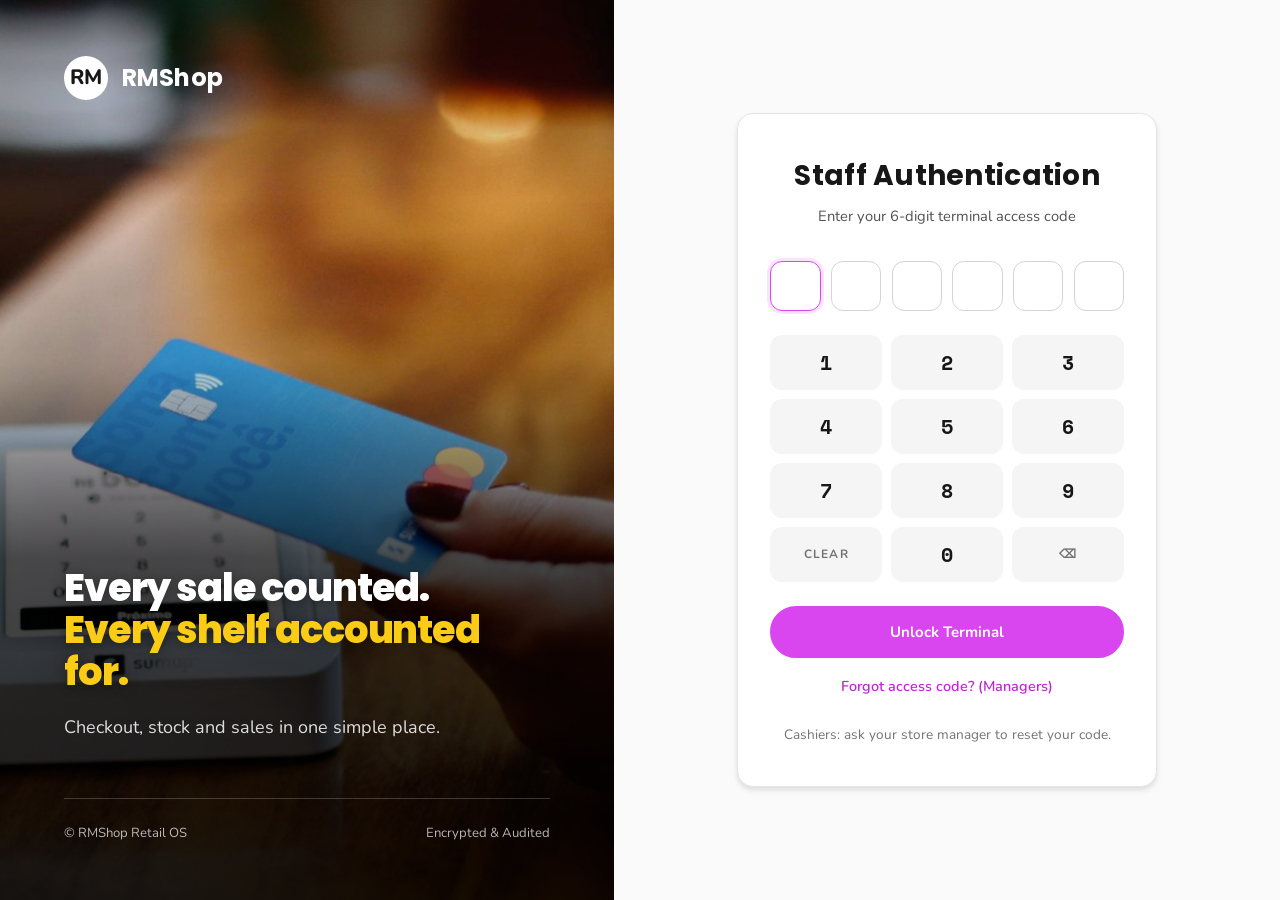
<file: frontend/index.html>
<!DOCTYPE html>
<html lang="en">
<head>
    <meta charset="UTF-8">
    <meta name="viewport" content="width=device-width, initial-scale=1.0">
    <title>RMShop — Intelligent Retail Management & POS</title>
    <link rel="preconnect" href="https://fonts.googleapis.com">
    <link rel="preconnect" href="https://fonts.gstatic.com" crossorigin>
    <link href="https://fonts.googleapis.com/css2?family=Nunito:wght@400;500;600;700&family=Poppins:wght@600;700;800&family=Space+Mono:wght@400;700&display=swap" rel="stylesheet">
    <link rel="stylesheet" href="css/style.css">
    <link rel="icon" href="data:image/svg+xml,<svg xmlns=%22http://www.w3.org/2000/svg%22 viewBox=%220 0 100 100%22><text y=%22.9em%22 font-size=%2290%22>⚡</text></svg>">
</head>
<body>
    <div class="login-wrapper">
        <!-- Left photo panel -->
        <div class="brand-panel photo-panel photo-card-tap" role="img" aria-label="A customer paying by tapping a card on a card terminal">
            <div class="brand-header">
                <div class="brand-logo-icon">RM</div>
                <div class="brand-logo-text">RMShop</div>
            </div>

            <div class="brand-hero">
                <h1>Every sale counted.<br><span class="gradient-text">Every shelf accounted for.</span></h1>
                <p>Checkout, stock and sales in one simple place.</p>
            </div>

            <div class="brand-footer">
                <span>© RMShop Retail OS</span>
                <span>Encrypted & Audited</span>
            </div>
        </div>

        <!-- Right Login & Keypad Panel -->
        <div class="form-panel">
            <div class="form-content" id="form-container">
                <div class="form-header">
                    <h2>Staff Authentication</h2>
                    <p class="subtitle">Enter your 6-digit terminal access code</p>
                </div>

                <form id="login-form" novalidate>
                    <div class="code-inputs" id="code-inputs">
                        <input type="text" inputmode="numeric" maxlength="1" class="code-digit" autocomplete="off" autofocus aria-label="Digit 1">
                        <input type="text" inputmode="numeric" maxlength="1" class="code-digit" autocomplete="off" aria-label="Digit 2">
                        <input type="text" inputmode="numeric" maxlength="1" class="code-digit" autocomplete="off" aria-label="Digit 3">
                        <input type="text" inputmode="numeric" maxlength="1" class="code-digit" autocomplete="off" aria-label="Digit 4">
                        <input type="text" inputmode="numeric" maxlength="1" class="code-digit" autocomplete="off" aria-label="Digit 5">
                        <input type="text" inputmode="numeric" maxlength="1" class="code-digit" autocomplete="off" aria-label="Digit 6">
                    </div>

                    <p id="error-message" class="error-message" hidden role="alert"></p>

                    <!-- Interactive On-Screen POS Numpad -->
                    <div class="pos-numpad" id="pos-numpad" aria-label="Virtual Keypad">
                        <button type="button" class="numpad-key" data-digit="1">1</button>
                        <button type="button" class="numpad-key" data-digit="2">2</button>
                        <button type="button" class="numpad-key" data-digit="3">3</button>
                        <button type="button" class="numpad-key" data-digit="4">4</button>
                        <button type="button" class="numpad-key" data-digit="5">5</button>
                        <button type="button" class="numpad-key" data-digit="6">6</button>
                        <button type="button" class="numpad-key" data-digit="7">7</button>
                        <button type="button" class="numpad-key" data-digit="8">8</button>
                        <button type="button" class="numpad-key" data-digit="9">9</button>
                        <button type="button" class="numpad-key key-action" data-action="clear" title="Clear all">CLEAR</button>
                        <button type="button" class="numpad-key" data-digit="0">0</button>
                        <button type="button" class="numpad-key key-action" data-action="backspace" title="Delete last digit">⌫</button>
                    </div>

                    <button type="submit" id="login-btn" class="btn-primary">
                        <span class="btn-text">Unlock Terminal</span>
                        <span class="btn-spinner" hidden></span>
                    </button>
                </form>

                <div style="text-align:center;">
                    <a href="forgot-password.html" class="forgot-link" id="forgot-link">Forgot access code? (Managers)</a>
                </div>
                <p class="footnote">Cashiers: ask your store manager to reset your code.</p>
            </div>
        </div>
    </div>

    <script src="js/config.js"></script>
    <script src="js/popup.js"></script>
    <script src="js/login.js"></script>
</body>
</html>
</file>
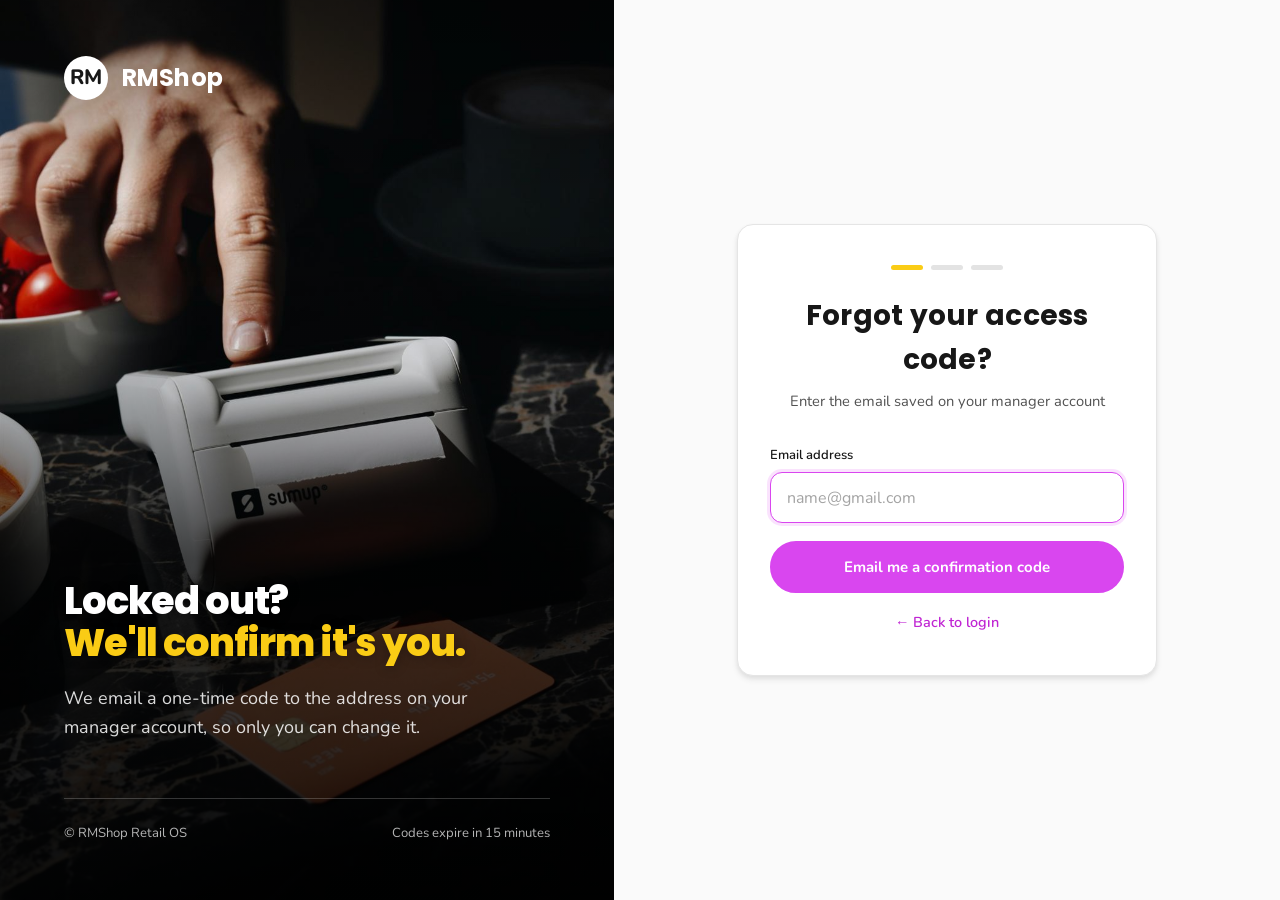
<file: frontend/forgot-password.html>
<!DOCTYPE html>
<html lang="en">
<head>
    <meta charset="UTF-8">
    <meta name="viewport" content="width=device-width, initial-scale=1.0">
    <title>RMShop — Reset Manager Access Code</title>
    <link rel="preconnect" href="https://fonts.googleapis.com">
    <link rel="preconnect" href="https://fonts.gstatic.com" crossorigin>
    <link href="https://fonts.googleapis.com/css2?family=Nunito:wght@400;500;600;700&family=Poppins:wght@600;700;800&family=Space+Mono:wght@400;700&display=swap" rel="stylesheet">
    <link rel="stylesheet" href="css/style.css">
    <link rel="icon" href="data:image/svg+xml,<svg xmlns=%22http://www.w3.org/2000/svg%22 viewBox=%220 0 100 100%22><text y=%22.9em%22 font-size=%2290%22>⚡</text></svg>">
</head>
<body>
    <div class="login-wrapper">
        <div class="brand-panel photo-panel photo-receipt-printer" role="img" aria-label="A card terminal printing a receipt">
            <div class="brand-header">
                <div class="brand-logo-icon">RM</div>
                <div class="brand-logo-text">RMShop</div>
            </div>
            <div class="brand-hero">
                <h1>Locked out?<br><span class="gradient-text">We'll confirm it's you.</span></h1>
                <p>We email a one-time code to the address on your manager account, so only you can change it.</p>
            </div>
            <div class="brand-footer">
                <span>© RMShop Retail OS</span>
                <span>Codes expire in 15 minutes</span>
            </div>
        </div>

        <div class="form-panel">
            <div class="form-content" id="form-container">
                <div class="step-indicator" aria-hidden="true">
                    <span id="step-bar-1" class="done"></span>
                    <span id="step-bar-2"></span>
                    <span id="step-bar-3"></span>
                </div>

                <!-- Step 1: email -->
                <form class="auth-step" id="step-email" novalidate>
                    <div class="form-header">
                        <h2>Forgot your access code?</h2>
                        <p class="subtitle">Enter the email saved on your manager account</p>
                    </div>
                    <label class="auth-field">Email address
                        <input type="email" id="email" class="text-input" autocomplete="email" placeholder="name@gmail.com" autofocus>
                    </label>
                    <p class="field-error" id="email-error" hidden role="alert"></p>
                    <button type="submit" class="btn-primary" id="send-btn">
                        <span class="btn-text">Email me a confirmation code</span>
                        <span class="btn-spinner" hidden></span>
                    </button>
                    <div style="text-align:center;"><a href="index.html" class="forgot-link">← Back to login</a></div>
                </form>

                <!-- Step 2: confirmation code -->
                <form class="auth-step" id="step-code" novalidate hidden>
                    <div class="form-header">
                        <h2>Check your email</h2>
                        <p class="subtitle" id="code-sent-to"></p>
                    </div>
                    <p class="info-note" id="request-note"></p>
                    <span class="code-label">6-digit confirmation code</span>
                    <div class="code-inputs" id="confirm-code-inputs"></div>
                    <p class="field-error" id="code-error" hidden role="alert"></p>
                    <button type="submit" class="btn-primary" id="verify-btn">
                        <span class="btn-text">Confirm code</span>
                        <span class="btn-spinner" hidden></span>
                    </button>
                    <div class="auth-secondary-actions">
                        <button type="button" id="change-email-btn">Use a different email</button>
                        <button type="button" id="resend-btn" disabled>Resend code</button>
                    </div>
                </form>

                <!-- Step 3: new access code -->
                <form class="auth-step" id="step-new" novalidate hidden>
                    <div class="form-header">
                        <h2>Choose a new access code</h2>
                        <p class="subtitle">6 digits you'll use to unlock the terminal</p>
                    </div>
                    <span class="code-label">New access code</span>
                    <div class="code-inputs" id="new-code-inputs"></div>
                    <p class="field-error" id="new-code-error" hidden role="alert"></p>
                    <span class="code-label">Type it again to confirm</span>
                    <div class="code-inputs" id="confirm-new-code-inputs"></div>
                    <p class="field-error" id="confirm-code-error" hidden role="alert"></p>
                    <button type="submit" class="btn-primary" id="save-btn">
                        <span class="btn-text">Save new access code</span>
                        <span class="btn-spinner" hidden></span>
                    </button>
                </form>
            </div>
        </div>
    </div>

    <script src="js/config.js"></script>
    <script src="js/popup.js"></script>
    <script src="js/forgot-password.js"></script>
</body>
</html>
</file>
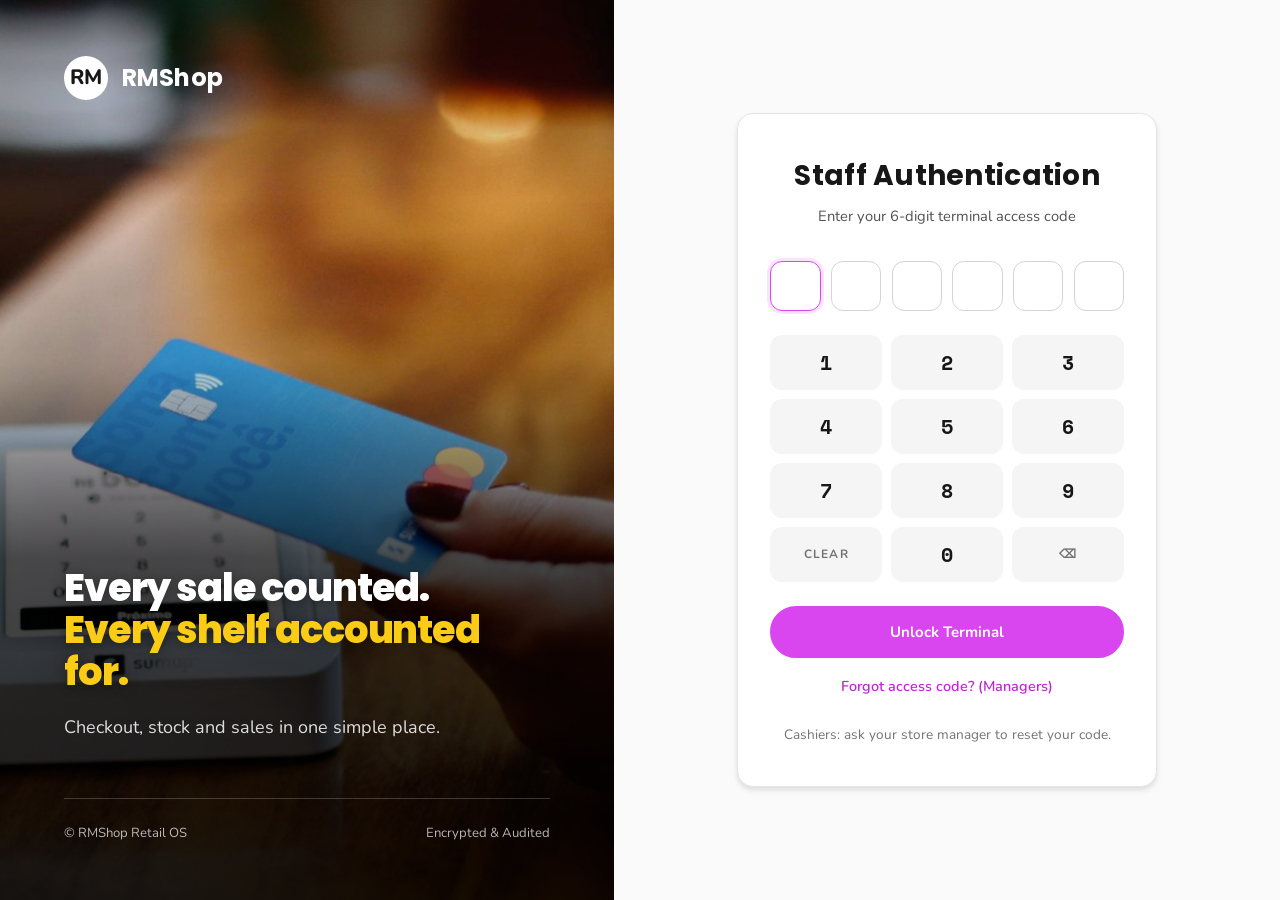
<file: frontend/inventory.html>
<!DOCTYPE html>
<html lang="en">
<head>
    <meta charset="UTF-8">
    <meta name="viewport" content="width=device-width, initial-scale=1.0">
    <title>RMShop — Inventory Management</title>
    <link rel="preconnect" href="https://fonts.googleapis.com">
    <link rel="preconnect" href="https://fonts.gstatic.com" crossorigin>
    <link href="https://fonts.googleapis.com/css2?family=Nunito:wght@400;500;600;700&family=Poppins:wght@600;700;800&family=Space+Mono:wght@400;700&display=swap" rel="stylesheet">
    <link rel="stylesheet" href="css/style.css">
    <link rel="icon" href="data:image/svg+xml,<svg xmlns=%22http://www.w3.org/2000/svg%22 viewBox=%220 0 100 100%22><text y=%22.9em%22 font-size=%2290%22>📦</text></svg>">
</head>
<body class="app-body">

    <!-- Header Navigation -->
    <header class="topbar">
        <a href="manager-dashboard.html" class="topbar-brand">
            <div class="brand-logo-icon" style="width:34px;height:34px;font-size:1rem;">RM</div>
            <div class="topbar-logo">RMShop</div>
            <span class="topbar-tag">Inventory</span>
        </a>
        <div class="topbar-user">
            <div class="user-profile-badge">
                <div class="user-avatar-circle">M</div>
                <span id="welcome-name">Manager</span>
            </div>
            <a href="#" id="logout-link" class="logout-link">
                <span>Log out</span>
                <span>↳</span>
            </a>
        </div>
    </header>

    <main class="page">
        <div class="page-header">
            <a href="manager-dashboard.html" class="back-link">← Dashboard</a>
            <h1 class="page-title">Inventory Catalog</h1>
            <button class="btn-primary btn-inline" id="add-product-btn">＋ Add Product</button>
        </div>

        <div class="data-table-container">
            <table class="data-table" id="products-table">
                <thead>
                    <tr>
                        <th>Product Name</th>
                        <th>Current Stock</th>
                        <th>Unit Price</th>
                        <th>Stock Health</th>
                        <th class="actions-cell">Actions</th>
                    </tr>
                </thead>
                <tbody id="products-body"></tbody>
            </table>
            <p id="empty-state" class="empty-state" hidden>No products in inventory yet. Add your first item above.</p>
        </div>
    </main>

    <!-- Add Product Modal -->
    <div class="modal-backdrop" id="add-product-modal" hidden>
        <div class="modal">
            <h2>Add New Product</h2>
            <form id="add-product-form">
                <label>Product Name
                    <input type="text" id="new-product-name" placeholder="e.g. Arabica Roast Coffee 500g" required>
                </label>
                <label>Starting Quantity
                    <input type="number" id="new-product-quantity" min="0" value="0" required>
                </label>
                <label>Selling Price ($)
                    <input type="number" id="new-product-price" min="0" step="0.01" placeholder="0.00" required>
                </label>
                <p class="modal-error" id="add-product-error" hidden></p>
                <div class="modal-actions">
                    <button type="button" class="btn-secondary" data-close-modal>Cancel</button>
                    <button type="submit" class="btn-primary">Save Product</button>
                </div>
            </form>
        </div>
    </div>

    <!-- Restock Modal -->
    <div class="modal-backdrop" id="restock-modal" hidden>
        <div class="modal">
            <h2>Restock <span id="restock-product-name" style="color:var(--cyan-accent);"></span></h2>
            <form id="restock-form">
                <input type="hidden" id="restock-product-id">
                <label>Quantity Added
                    <input type="number" id="restock-quantity" min="1" placeholder="e.g. 50" required>
                </label>
                <label>Wholesale Batch Cost ($)
                    <input type="number" id="restock-cost" min="0" step="0.01" placeholder="0.00" required>
                </label>
                <p class="modal-error" id="restock-error" hidden></p>
                <div class="modal-actions">
                    <button type="button" class="btn-secondary" data-close-modal>Cancel</button>
                    <button type="submit" class="btn-primary">Confirm Restock</button>
                </div>
            </form>
        </div>
    </div>

    <!-- Thresholds Modal -->
    <div class="modal-backdrop" id="thresholds-modal" hidden>
        <div class="modal">
            <h2>Alert Thresholds: <span id="thresholds-product-name" style="color:var(--cyan-accent);"></span></h2>
            <form id="thresholds-form">
                <input type="hidden" id="thresholds-product-id">
                <label>Low Stock Warning (at or below)
                    <input type="number" id="thresholds-low" min="0" required>
                </label>
                <label>Critical Stock Level (at or below)
                    <input type="number" id="thresholds-critical" min="0" required>
                </label>
                <p class="modal-error" id="thresholds-error" hidden></p>
                <div class="modal-actions">
                    <button type="button" class="btn-secondary" data-close-modal>Cancel</button>
                    <button type="submit" class="btn-primary">Save Thresholds</button>
                </div>
            </form>
        </div>
    </div>

    <script src="js/config.js"></script>
    <script src="js/auth-guard.js"></script>
    <script>requireManager();</script>
    <script src="js/inventory.js"></script>
</body>
</html>
</file>
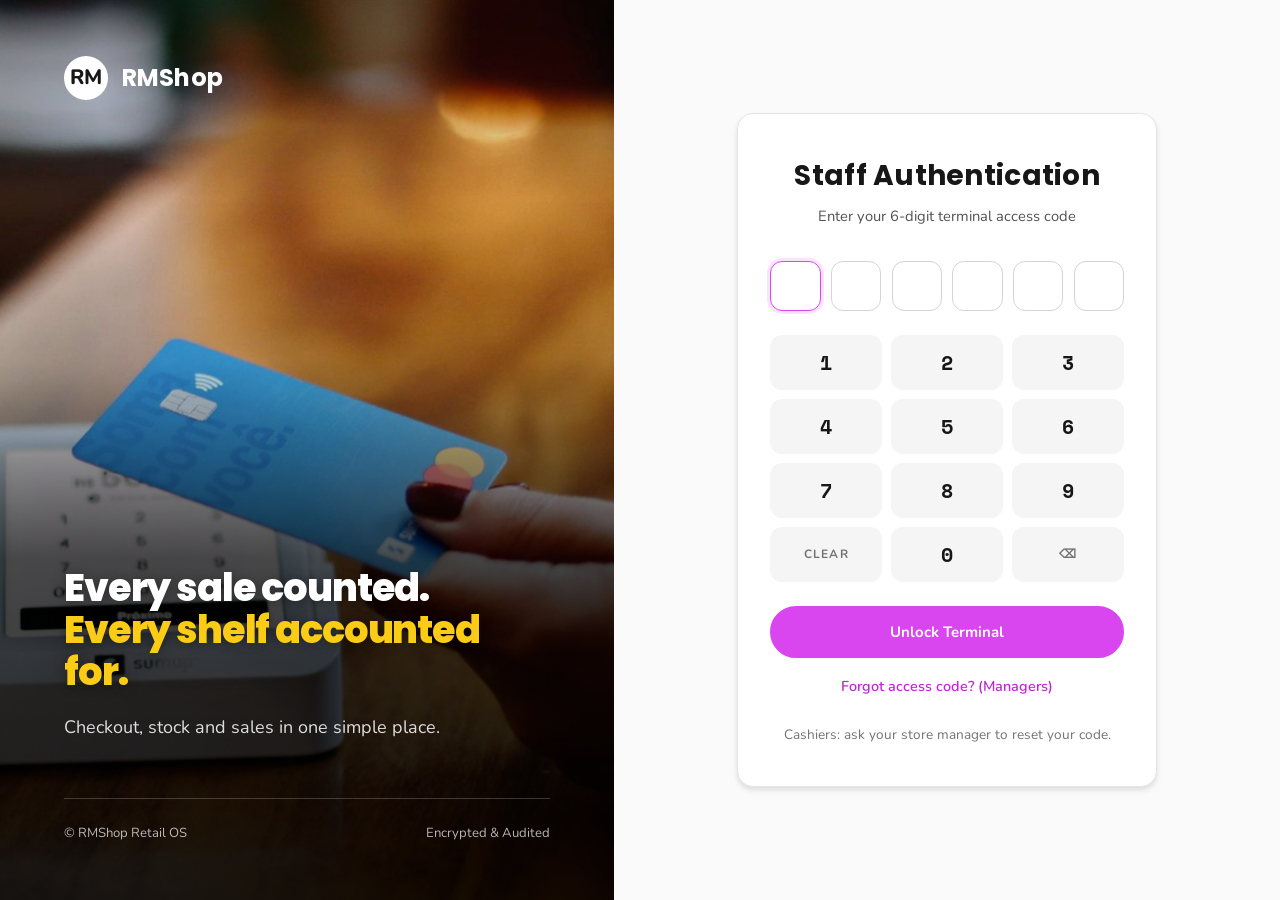
<file: frontend/manager-dashboard.html>
<!DOCTYPE html>
<html lang="en">
<head>
    <meta charset="UTF-8">
    <meta name="viewport" content="width=device-width, initial-scale=1.0">
    <title>RMShop — Store Management Dashboard</title>
    <link rel="preconnect" href="https://fonts.googleapis.com">
    <link rel="preconnect" href="https://fonts.gstatic.com" crossorigin>
    <link href="https://fonts.googleapis.com/css2?family=Nunito:wght@400;500;600;700&family=Poppins:wght@600;700;800&family=Space+Mono:wght@400;700&display=swap" rel="stylesheet">
    <link rel="stylesheet" href="css/style.css">
    <link rel="icon" href="data:image/svg+xml,<svg xmlns=%22http://www.w3.org/2000/svg%22 viewBox=%220 0 100 100%22><text y=%22.9em%22 font-size=%2290%22>⚡</text></svg>">
</head>
<body class="app-body">

    <!-- Header Navigation -->
    <header class="topbar">
        <a href="manager-dashboard.html" class="topbar-brand">
            <div class="brand-logo-icon" style="width:34px;height:34px;font-size:1rem;">RM</div>
            <div class="topbar-logo">RMShop</div>
            <span class="topbar-tag">Enterprise</span>
        </a>

        <div class="topbar-center">
            <div class="store-clock-widget">
                <span class="store-live-pill">
                    <span class="pulse-dot"></span>
                    <span>LIVE</span>
                </span>
                <span id="digital-clock">--:--:--</span>
            </div>
        </div>

        <div class="topbar-user">
            <div class="user-profile-badge">
                <div class="user-avatar-circle" id="user-avatar">M</div>
                <span id="welcome-name">Manager</span>
            </div>
            <a href="#" id="logout-link" class="logout-link">
                <span>Log out</span>
                <span>↳</span>
            </a>
        </div>
    </header>

    <main class="dashboard">
        <!-- Dashboard Greeting Banner -->
        <div class="dashboard-header">
            <div class="dashboard-title-group">
                <h1 id="dashboard-greeting">Store Overview</h1>
                <p>Real-time revenue monitoring, inventory threshold vitals, and POS terminal management.</p>
            </div>
            <div class="dashboard-actions">
                <a href="sales.html" class="btn-primary btn-inline btn-nav-pos">
                    <span>⚡ Launch POS Till</span>
                </a>
            </div>
        </div>

        <!-- Summary KPI Cards -->
        <div class="summary-grid">
            <!-- Revenue Card -->
            <div class="summary-card">
                <div class="summary-card-header">
                    <span class="summary-label">Today's Revenue</span>
                    <div class="summary-card-icon icon-revenue">💰</div>
                </div>
                <div class="summary-value" id="revenue-value">—</div>
                <div class="summary-sub">
                    <span class="trend-pill trend-up">● Live Store Sales</span>
                    <span>Updated just now</span>
                </div>
                <!-- Dynamic SVG Sparkline -->
                <div class="sparkline-container">
                    <svg class="sparkline-svg" viewBox="0 0 300 50" preserveAspectRatio="none">
                        <defs>
                            <linearGradient id="gradRevenue" x1="0%" y1="0%" x2="0%" y2="100%">
                                <stop offset="0%" stop-color="#06b6d4" stop-opacity="0.4"/>
                                <stop offset="100%" stop-color="#06b6d4" stop-opacity="0.0"/>
                            </linearGradient>
                        </defs>
                        <path d="M0,40 Q30,35 60,38 T120,25 T180,28 T240,15 T300,8 L300,50 L0,50 Z" fill="url(#gradRevenue)" />
                        <path d="M0,40 Q30,35 60,38 T120,25 T180,28 T240,15 T300,8" fill="none" stroke="#06b6d4" stroke-width="2.5" stroke-linecap="round" />
                    </svg>
                </div>
            </div>

            <!-- Low Stock Card -->
            <div class="summary-card">
                <div class="summary-card-header">
                    <span class="summary-label">Low Stock Alerts</span>
                    <div class="summary-card-icon icon-stock">⚠️</div>
                </div>
                <div class="summary-value" id="lowstock-value">—</div>
                <div class="summary-sub">
                    <span class="trend-pill trend-alert" id="lowstock-pill">Threshold Monitor</span>
                    <span>Items need replenishment</span>
                </div>
                <div class="sparkline-container">
                    <svg class="sparkline-svg" viewBox="0 0 300 50" preserveAspectRatio="none">
                        <defs>
                            <linearGradient id="gradStock" x1="0%" y1="0%" x2="0%" y2="100%">
                                <stop offset="0%" stop-color="#eab308" stop-opacity="0.35"/>
                                <stop offset="100%" stop-color="#eab308" stop-opacity="0.0"/>
                            </linearGradient>
                        </defs>
                        <path d="M0,35 Q40,30 90,32 T170,38 T230,22 T300,30 L300,50 L0,50 Z" fill="url(#gradStock)" />
                        <path d="M0,35 Q40,30 90,32 T170,38 T230,22 T300,30" fill="none" stroke="#eab308" stroke-width="2.5" stroke-linecap="round" />
                    </svg>
                </div>
            </div>

            <!-- Top Performer Card -->
            <div class="summary-card">
                <div class="summary-card-header">
                    <span class="summary-label">Top Performer Today</span>
                    <div class="summary-card-icon icon-performer">🏆</div>
                </div>
                <div class="summary-value" id="topemployee-value">—</div>
                <div class="summary-sub" id="topemployee-sub">Awaiting today's sales log</div>
                <div class="sparkline-container">
                    <svg class="sparkline-svg" viewBox="0 0 300 50" preserveAspectRatio="none">
                        <defs>
                            <linearGradient id="gradPerf" x1="0%" y1="0%" x2="0%" y2="100%">
                                <stop offset="0%" stop-color="#171717" stop-opacity="0.35"/>
                                <stop offset="100%" stop-color="#171717" stop-opacity="0.0"/>
                            </linearGradient>
                        </defs>
                        <path d="M0,45 Q50,40 100,28 T200,22 T250,15 T300,5 L300,50 L0,50 Z" fill="url(#gradPerf)" />
                        <path d="M0,45 Q50,40 100,28 T200,22 T250,15 T300,5" fill="none" stroke="#171717" stroke-width="2.5" stroke-linecap="round" />
                    </svg>
                </div>
            </div>
        </div>

        <!-- Store Modules Navigation Hub -->
        <div class="section-heading-row">
            <h2>Store Operations Hub</h2>
            <span style="font-size:0.85rem; color:var(--text-muted);">Select a module to manage</span>
        </div>

        <div class="nav-grid">
            <a href="inventory.html" class="nav-card">
                <div>
                    <div class="nav-card-top">
                        <div class="nav-card-icon-box">📦</div>
                        <div class="nav-arrow-badge">→</div>
                    </div>
                    <h3>Inventory Management</h3>
                    <p>Track live stock levels, configure low-stock alerts, and record wholesale restocking shipments.</p>
                </div>
            </a>

            <a href="sales.html" class="nav-card">
                <div>
                    <div class="nav-card-top">
                        <div class="nav-card-icon-box" style="background:var(--bg-surface); border-color:var(--border-subtle); color:var(--text-primary);">🛒</div>
                        <div class="nav-arrow-badge">→</div>
                    </div>
                    <h3>POS Cashier Till</h3>
                    <p>Ring up walk-in customers, scan items, process orders instantly, and print customer receipts.</p>
                </div>
            </a>

            <a href="staff.html" class="nav-card">
                <div>
                    <div class="nav-card-top">
                        <div class="nav-card-icon-box" style="background:var(--bg-surface); border-color:var(--border-subtle); color:var(--text-primary);">👥</div>
                        <div class="nav-arrow-badge">→</div>
                    </div>
                    <h3>Staff Management</h3>
                    <p>Provision employees, generate secure 6-digit access codes, and monitor clock-in login timestamps.</p>
                </div>
            </a>

            <a href="reports.html" class="nav-card">
                <div>
                    <div class="nav-card-top">
                        <div class="nav-card-icon-box" style="background:var(--bg-surface); border-color:var(--border-subtle); color:var(--text-primary);">📊</div>
                        <div class="nav-arrow-badge">→</div>
                    </div>
                    <h3>Financial & Sales Reports</h3>
                    <p>Analyze revenue trends, cash drawer reconciliation, expenditures, and 30-day sales projections.</p>
                </div>
            </a>
        </div>
    </main>

    <script src="js/config.js"></script>
    <script src="js/auth-guard.js"></script>
    <script>requireManager();</script>
    <script src="js/dashboard.js"></script>
</body>
</html>
</file>
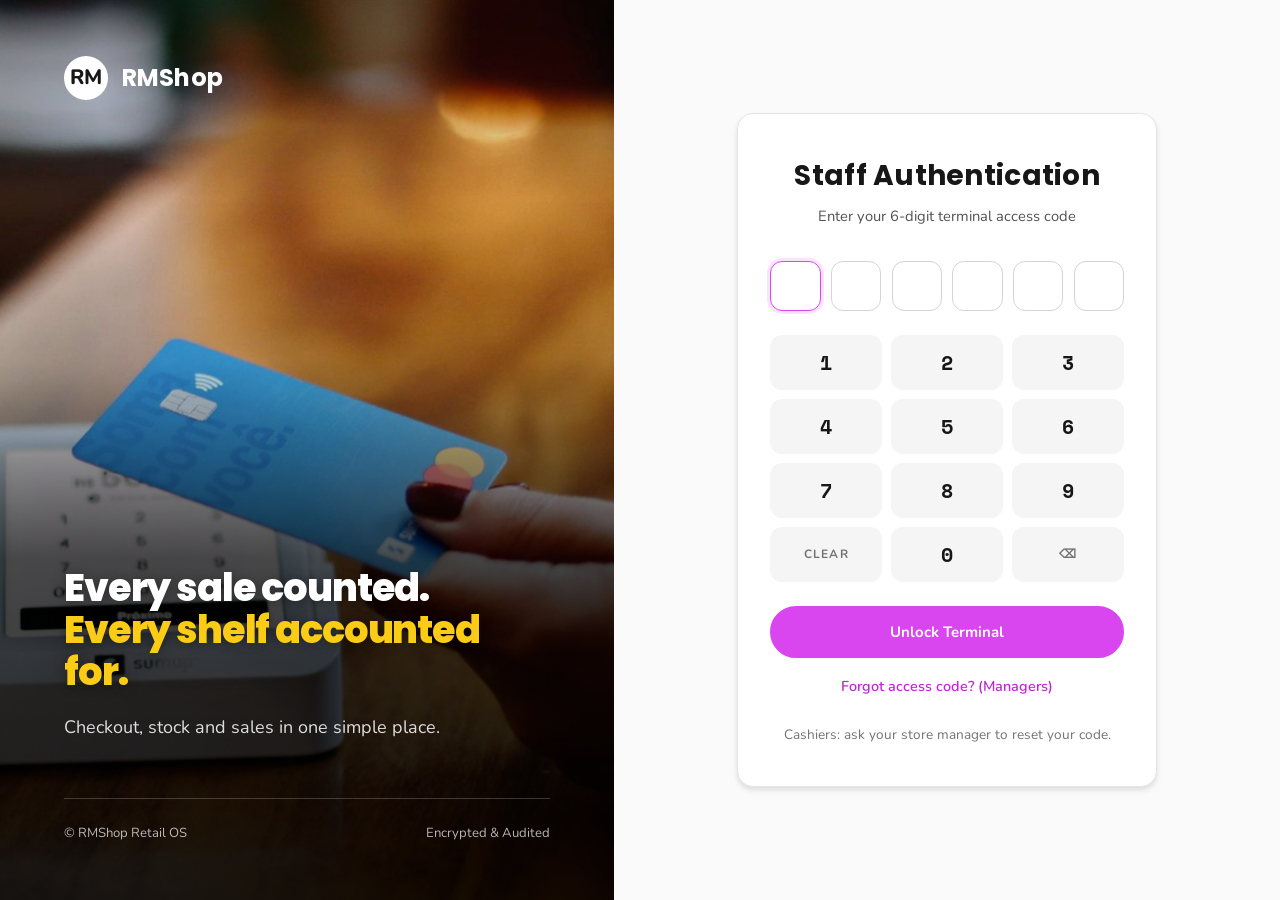
<file: frontend/reports.html>
<!DOCTYPE html>
<html lang="en">
<head>
    <meta charset="UTF-8">
    <meta name="viewport" content="width=device-width, initial-scale=1.0">
    <title>RMShop — Store Analytics & Financial Reports</title>
    <link rel="preconnect" href="https://fonts.googleapis.com">
    <link rel="preconnect" href="https://fonts.gstatic.com" crossorigin>
    <link href="https://fonts.googleapis.com/css2?family=Nunito:wght@400;500;600;700&family=Poppins:wght@600;700;800&family=Space+Mono:wght@400;700&display=swap" rel="stylesheet">
    <link rel="stylesheet" href="css/style.css">
    <link rel="icon" href="data:image/svg+xml,<svg xmlns=%22http://www.w3.org/2000/svg%22 viewBox=%220 0 100 100%22><text y=%22.9em%22 font-size=%2290%22>📊</text></svg>">
</head>
<body class="app-body">

    <!-- Header Navigation -->
    <header class="topbar">
        <a href="manager-dashboard.html" class="topbar-brand">
            <div class="brand-logo-icon" style="width:34px;height:34px;font-size:1rem;">RM</div>
            <div class="topbar-logo">RMShop</div>
            <span class="topbar-tag">Reports</span>
        </a>
        <div class="topbar-user">
            <div class="user-profile-badge">
                <div class="user-avatar-circle">M</div>
                <span id="welcome-name">Manager</span>
            </div>
            <a href="#" id="logout-link" class="logout-link">
                <span>Log out</span>
                <span>↳</span>
            </a>
        </div>
    </header>

    <main class="page">
        <div class="page-header">
            <a href="manager-dashboard.html" class="back-link">← Dashboard</a>
            <h1 class="page-title">Store Intelligence & Audit</h1>
        </div>

        <section class="report-section">
            <div class="filter-bar">
                <label>Date Range Start <input type="date" id="range-start"></label>
                <label>Date Range End <input type="date" id="range-end"></label>
                <button class="btn-primary btn-inline" id="apply-range-btn">Filter Report</button>
            </div>

            <!-- Financial Metrics -->
            <div class="summary-grid" style="grid-template-columns: repeat(auto-fit, minmax(220px, 1fr));">
                <div class="summary-card">
                    <div class="summary-card-header">
                        <span class="summary-label">Gross Revenue</span>
                        <div class="summary-card-icon icon-revenue">💵</div>
                    </div>
                    <p class="summary-value" id="revenue-value">—</p>
                    <p class="summary-sub">Total sales generated</p>
                </div>
                <div class="summary-card">
                    <div class="summary-card-header">
                        <span class="summary-label">Restock Cost</span>
                        <div class="summary-card-icon icon-stock">📦</div>
                    </div>
                    <p class="summary-value" id="restock-cost-value">—</p>
                    <p class="summary-sub">Purchases & inventory spend</p>
                </div>
                <div class="summary-card">
                    <div class="summary-card-header">
                        <span class="summary-label">Expenditures</span>
                        <div class="summary-card-icon icon-performer">📑</div>
                    </div>
                    <p class="summary-value" id="other-exp-value">—</p>
                    <p class="summary-sub">Utilities, supplies, overhead</p>
                </div>
                <div class="summary-card">
                    <div class="summary-card-header">
                        <span class="summary-label">Net Profit</span>
                        <div class="summary-card-icon" style="background:var(--bg-surface); border-color:var(--border-subtle); color:var(--text-primary);">📈</div>
                    </div>
                    <p class="summary-value" id="profit-value" style="color:var(--success);">—</p>
                    <p class="summary-sub">Gross profit margin</p>
                </div>
            </div>

            <div class="two-col">
                <div class="summary-card">
                    <div class="summary-card-header">
                        <span class="summary-label">Top Performer</span>
                        <span style="font-size:1.2rem;">🏆</span>
                    </div>
                    <p class="summary-value" id="top-employee-value">—</p>
                    <p class="summary-sub" id="top-employee-sub"></p>
                </div>
                <div class="summary-card">
                    <div class="summary-card-header">
                        <span class="summary-label">30-Day Revenue Projection</span>
                        <span style="font-size:1.2rem;">🔮</span>
                    </div>
                    <p class="summary-value" id="projected-value" style="color:var(--cyan-accent);">—</p>
                    <p class="summary-sub" id="projected-sub"></p>
                </div>
            </div>

            <h2 class="section-title">Most-Wanted Products</h2>
            <div class="data-table-container">
                <table class="data-table">
                    <thead><tr><th>Product Name</th><th>Units Sold</th></tr></thead>
                    <tbody id="most-wanted-body"></tbody>
                </table>
            </div>
        </section>

        <!-- Cash Reconciliation -->
        <section class="report-section">
            <h2 class="section-title">Cash Drawer Reconciliation</h2>
            <div class="filter-bar">
                <label>Audit Date <input type="date" id="reconcile-date"></label>
                <label>Physical Cash Counted ($) <input type="number" step="0.01" id="reconcile-actual" placeholder="0.00"></label>
                <button class="btn-primary btn-inline" id="reconcile-btn">Reconcile Till</button>
            </div>
            <div id="reconcile-result" class="reconcile-result" hidden></div>
        </section>

        <!-- Expenditures -->
        <section class="report-section">
            <h2 class="section-title">Expense Logging</h2>
            <form id="expenditure-form" class="inline-form">
                <input type="text" id="exp-description" placeholder="Expense description (e.g. Receipt paper rolls)" required>
                <input type="number" step="0.01" id="exp-amount" placeholder="Amount ($)" required>
                <button class="btn-primary btn-inline" type="submit">Record Expense</button>
            </form>
            <div class="data-table-container">
                <table class="data-table">
                    <thead><tr><th>Description</th><th>Amount</th><th>Timestamp</th></tr></thead>
                    <tbody id="expenditures-body"></tbody>
                </table>
            </div>
        </section>

        <!-- Receipt Archive -->
        <section class="report-section">
            <h2 class="section-title">Receipt Audit Log</h2>
            <div class="data-table-container">
                <table class="data-table">
                    <thead><tr><th>Receipt ID</th><th>Timestamp</th><th>Printed Status</th></tr></thead>
                    <tbody id="receipts-body"></tbody>
                </table>
            </div>
        </section>
    </main>

    <script src="js/config.js"></script>
    <script src="js/auth-guard.js"></script>
    <script>requireManager();</script>
    <script src="js/reports.js"></script>
</body>
</html>
</file>
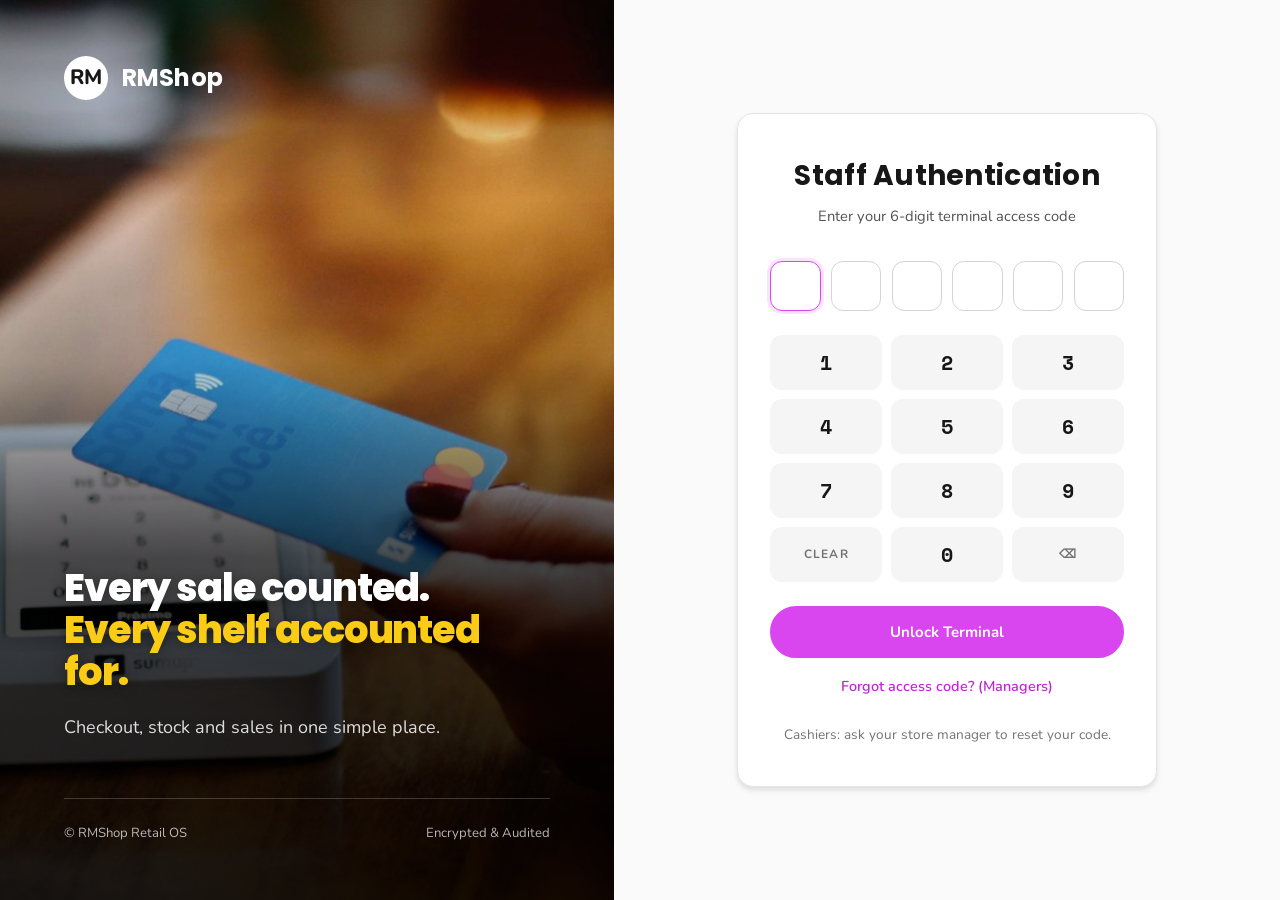
<file: frontend/sales.html>
<!DOCTYPE html>
<html lang="en">
<head>
    <meta charset="UTF-8">
    <meta name="viewport" content="width=device-width, initial-scale=1.0">
    <title>RMShop — POS Checkout Terminal</title>
    <link rel="preconnect" href="https://fonts.googleapis.com">
    <link rel="preconnect" href="https://fonts.gstatic.com" crossorigin>
    <link href="https://fonts.googleapis.com/css2?family=Nunito:wght@400;500;600;700&family=Poppins:wght@600;700;800&family=Space+Mono:wght@400;700&display=swap" rel="stylesheet">
    <link rel="stylesheet" href="css/style.css">
    <link rel="icon" href="data:image/svg+xml,<svg xmlns=%22http://www.w3.org/2000/svg%22 viewBox=%220 0 100 100%22><text y=%22.9em%22 font-size=%2290%22>🛒</text></svg>">
</head>
<body class="app-body">

    <!-- Header Navigation -->
    <header class="topbar">
        <div style="display:flex; align-items:center; gap:1.25rem;">
            <a href="manager-dashboard.html" class="topbar-brand">
                <div class="brand-logo-icon" style="width:34px;height:34px;font-size:1rem;">RM</div>
                <div class="topbar-logo">RMShop</div>
                <span class="topbar-tag">POS Till</span>
            </a>
            <a href="manager-dashboard.html" class="back-link" style="padding:0.25rem 0.65rem; font-size:0.8rem;">← Dashboard</a>
        </div>

        <div class="topbar-user">
            <div class="user-profile-badge">
                <div class="user-avatar-circle">⚡</div>
                <span id="welcome-name">Cashier</span>
            </div>
            <a href="#" id="logout-link" class="logout-link">
                <span>Log out</span>
                <span>↳</span>
            </a>
        </div>
    </header>

    <main class="sales-layout">
        <!-- Products Selection Panel -->
        <section class="product-panel">
            <input type="text" id="product-search" class="search-input" placeholder="🔍 Search catalog or scan barcode..." autocomplete="off">
            <div class="product-grid" id="product-grid"></div>
        </section>

        <!-- Dynamic Cart Drawer -->
        <aside class="cart-panel">
            <h2>
                <span>Current Order</span>
                <span style="font-size:0.8rem; font-weight:600; color:var(--text-muted);">Active Till</span>
            </h2>

            <div id="cart-items" class="cart-items"></div>
            <p id="cart-empty" class="empty-state-small">Cart is empty. Tap any product on the left to add items.</p>

            <div class="cart-total">
                <span>Total Due</span>
                <span id="cart-total-value">$0.00</span>
            </div>

            <button class="btn-primary" id="complete-sale-btn" disabled>
                <span>⚡ Complete Transaction</span>
            </button>
        </aside>
    </main>

    <!-- Receipt Modal -->
    <div class="modal-backdrop" id="receipt-modal" hidden>
        <div class="modal">
            <h2>Transaction Approved ✅</h2>
            <p class="receipt-no" id="receipt-no">Receipt #</p>
            <div id="receipt-items" class="receipt-items"></div>
            <div class="cart-total">
                <span>Total Paid</span>
                <span id="receipt-total-value" style="color:var(--cyan-accent); font-family:var(--font-mono); font-size:1.3rem;">$0.00</span>
            </div>
            <div class="modal-actions">
                <button type="button" class="btn-secondary" id="new-sale-btn">Next Customer</button>
                <button type="button" class="btn-primary" id="print-receipt-btn">🖨️ Print Receipt</button>
            </div>
        </div>
    </div>

    <script src="js/config.js"></script>
    <script src="js/auth-guard.js"></script>
    <script src="js/sales.js"></script>
</body>
</html>
</file>
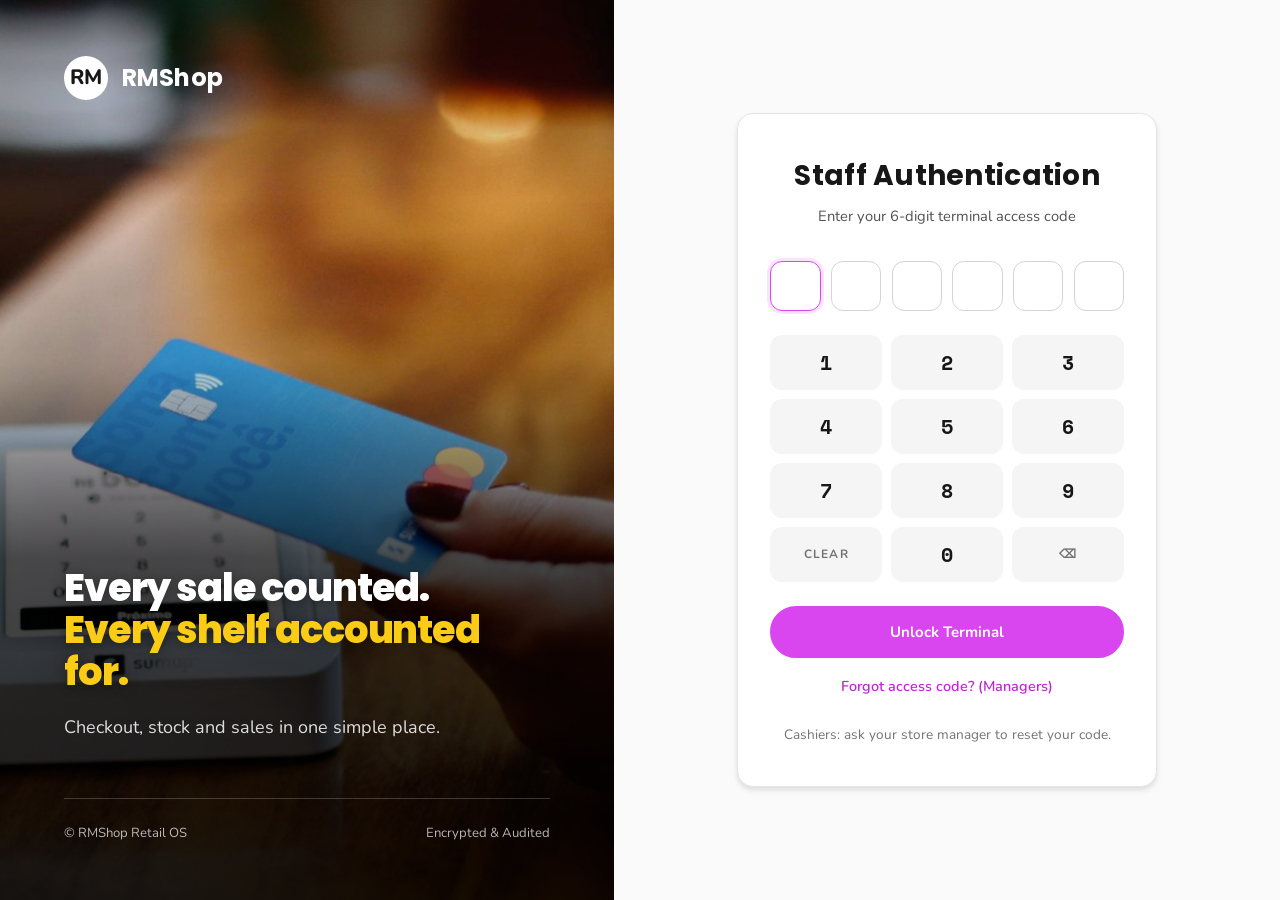
<file: frontend/staff.html>
<!DOCTYPE html>
<html lang="en">
<head>
    <meta charset="UTF-8">
    <meta name="viewport" content="width=device-width, initial-scale=1.0">
    <title>RMShop — Staff & Security Management</title>
    <link rel="preconnect" href="https://fonts.googleapis.com">
    <link rel="preconnect" href="https://fonts.gstatic.com" crossorigin>
    <link href="https://fonts.googleapis.com/css2?family=Nunito:wght@400;500;600;700&family=Poppins:wght@600;700;800&family=Space+Mono:wght@400;700&display=swap" rel="stylesheet">
    <link rel="stylesheet" href="css/style.css">
    <link rel="icon" href="data:image/svg+xml,<svg xmlns=%22http://www.w3.org/2000/svg%22 viewBox=%220 0 100 100%22><text y=%22.9em%22 font-size=%2290%22>👥</text></svg>">
</head>
<body class="app-body">

    <!-- Header Navigation -->
    <header class="topbar">
        <a href="manager-dashboard.html" class="topbar-brand">
            <div class="brand-logo-icon" style="width:34px;height:34px;font-size:1rem;">RM</div>
            <div class="topbar-logo">RMShop</div>
            <span class="topbar-tag">Staff</span>
        </a>
        <div class="topbar-user">
            <div class="user-profile-badge">
                <div class="user-avatar-circle">M</div>
                <span id="welcome-name">Manager</span>
            </div>
            <a href="#" id="logout-link" class="logout-link">
                <span>Log out</span>
                <span>↳</span>
            </a>
        </div>
    </header>

    <main class="page">
        <div class="page-header">
            <a href="manager-dashboard.html" class="back-link">← Dashboard</a>
            <h1 class="page-title">Staff Directory & Terminal Access</h1>
            <button class="btn-primary btn-inline" id="add-employee-btn">＋ Add Employee</button>
        </div>

        <div class="data-table-container">
            <table class="data-table" id="staff-table">
                <thead>
                    <tr>
                        <th>Employee Full Name</th>
                        <th>Terminal Role</th>
                        <th>Reset Email</th>
                        <th>Account Status</th>
                        <th class="actions-cell">Actions</th>
                    </tr>
                </thead>
                <tbody id="staff-body"></tbody>
            </table>
            <p id="empty-state" class="empty-state" hidden>No staff accounts configured. Add your first team member above.</p>
        </div>
    </main>

    <!-- Add Employee Modal -->
    <div class="modal-backdrop" id="add-employee-modal" hidden>
        <div class="modal">
            <h2>Add Team Member</h2>
            <form id="add-employee-form">
                <label>Full Legal Name
                    <input type="text" id="new-employee-name" placeholder="e.g. Alex Morgan" required>
                </label>
                <label>Terminal Role
                    <select id="new-employee-role" class="modal-select">
                        <option value="EMPLOYEE">Cashier / Till Staff</option>
                        <option value="MANAGER">Store Manager (Admin)</option>
                    </select>
                </label>
                <label id="new-employee-email-label" hidden>Email for access-code resets (managers)
                    <input type="email" id="new-employee-email" placeholder="e.g. manager@gmail.com" autocomplete="off">
                </label>
                <label>Assign 6-Digit Access Code</label>
                <div class="code-inputs code-inputs-modal" id="add-employee-code"></div>
                <p class="modal-error" id="add-employee-error" hidden></p>
                <div class="modal-actions">
                    <button type="button" class="btn-secondary" data-close-modal>Cancel</button>
                    <button type="submit" class="btn-primary">Create Account</button>
                </div>
            </form>
        </div>
    </div>

    <!-- Set Email Modal -->
    <div class="modal-backdrop" id="email-modal" hidden>
        <div class="modal">
            <h2>Reset email for <span id="email-modal-name" style="color:var(--cyan-accent);"></span></h2>
            <form id="email-form" novalidate>
                <input type="hidden" id="email-user-id">
                <label>Email address
                    <input type="email" id="email-input" placeholder="e.g. manager@gmail.com" autocomplete="off">
                </label>
                <p class="modal-error" id="email-modal-error" hidden></p>
                <p class="empty-state-small" style="margin-bottom:0;">If this manager forgets their access code, the confirmation code is sent here.</p>
                <div class="modal-actions">
                    <button type="button" class="btn-secondary" data-close-modal>Cancel</button>
                    <button type="submit" class="btn-primary">Save Email</button>
                </div>
            </form>
        </div>
    </div>

    <!-- Reset Code Modal -->
    <div class="modal-backdrop" id="reset-code-modal" hidden>
        <div class="modal">
            <h2>Reset Access Code for <span id="reset-code-name" style="color:var(--cyan-accent);"></span></h2>
            <form id="reset-code-form">
                <input type="hidden" id="reset-code-user-id">
                <label>New 6-Digit Access Code</label>
                <div class="code-inputs code-inputs-modal" id="reset-code-inputs"></div>
                <p class="modal-error" id="reset-code-error" hidden></p>
                <div class="modal-actions">
                    <button type="button" class="btn-secondary" data-close-modal>Cancel</button>
                    <button type="submit" class="btn-primary">Update Code</button>
                </div>
            </form>
        </div>
    </div>

    <!-- Attendance Modal -->
    <div class="modal-backdrop" id="attendance-modal" hidden>
        <div class="modal">
            <h2>Clock-In Log: <span id="attendance-name" style="color:var(--cyan-accent);"></span></h2>
            <div id="attendance-list" class="attendance-list"></div>
            <p id="attendance-empty" class="empty-state-small" hidden>No terminal login history recorded for this user.</p>
            <div class="modal-actions">
                <button type="button" class="btn-secondary" data-close-modal>Close</button>
            </div>
        </div>
    </div>

    <script src="js/config.js"></script>
    <script src="js/auth-guard.js"></script>
    <script>requireManager();</script>
    <script src="js/staff.js"></script>
</body>
</html>
</file>
<file: frontend/css/style.css>
:root {
    /* ShopVibe palette. Variable names are kept so existing markup keeps working:
       indigo = primary fuchsia (interactive only), cyan = secondary cyan,
       violet = ink. */
    --bg-base: #fafafa;
    --bg-surface: #f5f5f5;
    --bg-card: #ffffff;
    --bg-card-hover: #ffffff;
    --bg-input: #ffffff;
    --bg-glass: #ffffff;

    --border-subtle: #e5e5e5;
    --border-card: #e5e5e5;
    --border-hover: #d4d4d4;
    --border-input: #d4d4d4;
    --border-cyan: rgba(34, 211, 238, 0.45);

    --indigo-primary: #d946ef;
    --indigo-hover: #c026d3;
    --indigo-active: #a21caf;
    --indigo-glow: rgba(217, 70, 239, 0.15);
    --primary-tint: #fdf4ff;
    /* Fuchsia text on white needs the darker shade to stay readable */
    --primary-text: #c026d3;

    --secondary: #22d3ee;
    --tertiary: #facc15;
    --cyan-accent: #0e7490;
    --cyan-glow: rgba(34, 211, 238, 0.25);
    --violet-accent: #171717;
    --violet-glow: rgba(23, 23, 23, 0.12);
    --orange: #facc15;

    --success: #166534;
    --success-bg: #dcfce7;
    --success-border: #bbf7d0;
    --warning: #854d0e;
    --warning-bg: #fef9c3;
    --warning-border: #fde68a;
    --danger: #dc2626;
    --danger-bg: #fee2e2;
    --danger-border: #fecaca;
    --info: #3b82f6;

    --text-primary: #171717;
    --text-secondary: #525252;
    --text-muted: #737373;
    --text-placeholder: #a3a3a3;
    --font-main: 'Nunito', -apple-system, BlinkMacSystemFont, "Segoe UI", Roboto, sans-serif;
    --font-heading: 'Poppins', 'Nunito', sans-serif;
    --font-mono: 'Space Mono', monospace;

    --radius-sm: 8px;
    --radius-md: 12px;
    --radius-lg: 16px;
    --radius-xl: 24px;
    --radius-full: 9999px;

    --shadow-subtle: 0 1px 3px rgba(0, 0, 0, 0.06), 0 1px 2px rgba(0, 0, 0, 0.04);
    --shadow-medium: 0 4px 6px rgba(0, 0, 0, 0.07), 0 2px 4px rgba(0, 0, 0, 0.05);
    --shadow-large: 0 10px 25px rgba(0, 0, 0, 0.10), 0 6px 10px rgba(0, 0, 0, 0.06);
    --shadow-overlay: 0 25px 50px rgba(0, 0, 0, 0.15), 0 12px 24px rgba(0, 0, 0, 0.08);
    --shadow-product-hover: 0 14px 32px rgba(217, 70, 239, 0.12), 0 6px 12px rgba(0, 0, 0, 0.06);
    --shadow-card: var(--shadow-medium);
    --shadow-glow: none;
    --shadow-cyan-glow: none;
}

/* Global Top Loading Bar */
.global-loading-bar {
    position: fixed;
    top: 0;
    left: 0;
    height: 3px;
    width: 100%;
    background: linear-gradient(90deg, var(--indigo-primary), var(--cyan-accent), var(--violet-accent));
    background-size: 200% 100%;
    z-index: 9999;
    animation: loadingBarMove 1.2s ease-in-out infinite;
    pointer-events: none;
    transition: opacity 0.3s ease;
}

@keyframes loadingBarMove {
    0% { background-position: 100% 0; }
    100% { background-position: -100% 0; }
}

/* Base & Reset */
*, *::before, *::after {
    box-sizing: border-box;
    margin: 0;
    padding: 0;
}

html, body {
    height: 100%;
}

body {
    font-family: var(--font-main);
    background-color: var(--bg-base);
    color: var(--text-primary);
    line-height: 1.5;
    -webkit-font-smoothing: antialiased;
    -moz-osx-font-smoothing: grayscale;
    overflow-x: hidden;
}

/* Animated Ambient Glow Canvas Background */
.ambient-bg {
    position: fixed;
    inset: 0;
    pointer-events: none;
    z-index: 0;
    overflow: hidden;
}

.ambient-orb {
    position: absolute;
    border-radius: 50%;
    filter: blur(100px);
    opacity: 0.28;
    animation: floatOrb 18s ease-in-out infinite alternate;
}

.ambient-orb-1 {
    width: 600px;
    height: 600px;
    background: radial-gradient(circle, #6366f1 0%, rgba(217, 70, 239, 0) 70%);
    top: -150px;
    left: -150px;
}

.ambient-orb-2 {
    width: 500px;
    height: 500px;
    background: radial-gradient(circle, #06b6d4 0%, rgba(34, 211, 238, 0) 70%);
    bottom: -100px;
    right: -100px;
    animation-duration: 22s;
    animation-delay: -5s;
}

.ambient-orb-3 {
    width: 450px;
    height: 450px;
    background: radial-gradient(circle, #8b5cf6 0%, rgba(23, 23, 23, 0) 70%);
    top: 40%;
    right: 25%;
    animation-duration: 25s;
    animation-delay: -10s;
    opacity: 0.18;
}

.grid-overlay {
    position: absolute;
    inset: 0;
    background-size: 40px 40px;
    background-image: 
        linear-gradient(to right, rgba(23, 23, 23, 0.02) 1px, transparent 1px),
        linear-gradient(to bottom, rgba(23, 23, 23, 0.02) 1px, transparent 1px);
    mask-image: radial-gradient(ellipse at center, rgba(0, 0, 0, 1) 0%, rgba(0, 0, 0, 0) 80%);
}

@keyframes floatOrb {
    0% { transform: translate(0, 0) scale(1); }
    50% { transform: translate(40px, 30px) scale(1.08); }
    100% { transform: translate(-30px, 50px) scale(0.95); }
}

/* ========================================================
   LOGIN PAGE STYLING
======================================================== */
.login-wrapper {
    position: relative;
    z-index: 1;
    display: flex;
    min-height: 100vh;
    width: 100%;
}

.brand-panel {
    flex: 1 1 48%;
    display: flex;
    flex-direction: column;
    justify-content: space-between;
    padding: 3.5rem 4rem;
    position: relative;
    border-right: 1px solid var(--border-subtle);
    background: linear-gradient(135deg, #ffffff 0%, #ffffff 100%);
    backdrop-filter: blur(20px);
}

.brand-header {
    display: flex;
    align-items: center;
    gap: 0.85rem;
}

.brand-logo-icon {
    width: 44px;
    height: 44px;
    border-radius: var(--radius-md);
    background: linear-gradient(135deg, var(--indigo-primary), var(--cyan-accent));
    display: flex;
    align-items: center;
    justify-content: center;
    color: var(--text-primary);
    font-weight: 800;
    font-size: 1.3rem;
    box-shadow: 0 4px 18px var(--indigo-glow);
    border: 1px solid rgba(23, 23, 23, 0.3);
}

.brand-logo-text {
    font-size: 1.5rem;
    font-weight: 700;
    letter-spacing: -0.02em;
    background: linear-gradient(135deg, #ffffff 40%, var(--cyan-accent) 100%);
    -webkit-background-clip: text;
    -webkit-text-fill-color: transparent;
}

.brand-hero {
    max-width: 460px;
    margin: 2.5rem 0;
}

.status-ticker-badge {
    display: inline-flex;
    align-items: center;
    gap: 0.5rem;
    padding: 0.35rem 0.85rem;
    background: rgba(16, 185, 129, 0.1);
    border: 1px solid rgba(16, 185, 129, 0.25);
    border-radius: 9999px;
    font-size: 0.8rem;
    font-weight: 600;
    color: var(--success);
    margin-bottom: 1.5rem;
}

.pulse-dot {
    width: 7px;
    height: 7px;
    border-radius: 50%;
    background-color: var(--success);
    box-shadow: 0 0 10px var(--success);
    animation: pulseGlow 2s infinite;
}

@keyframes pulseGlow {
    0% { transform: scale(0.95); box-shadow: 0 0 0 0 rgba(16, 185, 129, 0.7); }
    70% { transform: scale(1); box-shadow: 0 0 0 8px rgba(16, 185, 129, 0); }
    100% { transform: scale(0.95); box-shadow: 0 0 0 0 rgba(16, 185, 129, 0); }
}

.brand-hero h1 {
    font-size: 2.6rem;
    font-weight: 800;
    line-height: 1.18;
    letter-spacing: -0.03em;
    color: var(--text-primary);
    margin-bottom: 1.25rem;
}

.brand-hero h1 span.gradient-text {
    background: linear-gradient(135deg, var(--indigo-primary) 0%, var(--indigo-primary) 100%);
    -webkit-background-clip: text;
    -webkit-text-fill-color: transparent;
}

.brand-hero p {
    font-size: 1.05rem;
    color: var(--text-secondary);
    line-height: 1.6;
    margin-bottom: 2rem;
}

/* Feature Badges in Brand Panel */
.brand-feature-list {
    display: flex;
    flex-direction: column;
    gap: 0.9rem;
}

.brand-feature-item {
    display: flex;
    align-items: center;
    gap: 0.9rem;
    padding: 0.85rem 1.1rem;
    background: rgba(23, 23, 23, 0.03);
    border: 1px solid var(--border-subtle);
    border-radius: var(--radius-md);
    backdrop-filter: blur(10px);
    transition: transform 0.2s ease, border-color 0.2s ease;
}

.brand-feature-item:hover {
    transform: translateX(4px);
    border-color: var(--border-hover);
}

.brand-feature-icon {
    width: 32px;
    height: 32px;
    border-radius: var(--radius-sm);
    background: rgba(217, 70, 239, 0.15);
    border: 1px solid rgba(217, 70, 239, 0.3);
    display: flex;
    align-items: center;
    justify-content: center;
    color: var(--indigo-primary);
}

.brand-feature-text h4 {
    font-size: 0.92rem;
    font-weight: 600;
    color: var(--text-primary);
}

.brand-feature-text p {
    font-size: 0.8rem;
    color: var(--text-muted);
    margin: 0;
}

.brand-footer {
    display: flex;
    align-items: center;
    justify-content: space-between;
    font-size: 0.82rem;
    color: var(--text-muted);
    padding-top: 1.5rem;
    border-top: 1px solid var(--border-subtle);
}

/* Login Form Panel */
.form-panel {
    flex: 1 1 52%;
    display: flex;
    align-items: center;
    justify-content: center;
    padding: 2.5rem;
    position: relative;
}

.form-content {
    width: 100%;
    max-width: 420px;
    background: var(--bg-card);
    border: 1px solid var(--border-card);
    border-radius: var(--radius-xl);
    padding: 2.5rem 2.2rem;
    box-shadow: var(--shadow-card), 0 20px 40px -15px rgba(23, 23, 23, 0.08);
    backdrop-filter: blur(24px);
    position: relative;
    overflow: hidden;
    transition: transform 0.2s ease;
}

.form-content::before {
    content: '';
    position: absolute;
    top: 0;
    left: 0;
    right: 0;
    height: 3px;
    background: linear-gradient(90deg, var(--indigo-primary), var(--cyan-accent), var(--violet-accent));
}

.form-header {
    text-align: center;
    margin-bottom: 2rem;
}

.form-header h2 {
    font-size: 1.75rem;
    font-weight: 700;
    letter-spacing: -0.02em;
    color: var(--text-primary);
    margin-bottom: 0.4rem;
}

.form-header .subtitle {
    font-size: 0.92rem;
    color: var(--text-secondary);
}

/* 6-Digit Code Inputs */
.code-inputs {
    display: flex;
    gap: 0.65rem;
    margin-bottom: 1.5rem;
    justify-content: space-between;
}

.code-digit {
    width: 100%;
    aspect-ratio: 1;
    max-width: 52px;
    text-align: center;
    font-family: var(--font-mono);
    font-size: 1.6rem;
    font-weight: 700;
    background: var(--bg-input);
    border: 1.5px solid rgba(23, 23, 23, 0.12);
    border-radius: var(--radius-md);
    color: var(--text-primary);
    caret-color: var(--cyan-accent);
    transition: all 0.2s ease;
    box-shadow: inset 0 2px 4px rgba(23, 23, 23, 0.08);
}

.code-digit:focus {
    outline: none;
    border-color: var(--cyan-accent);
    background: #ffffff;
    box-shadow: 0 0 0 3px var(--cyan-glow), inset 0 2px 4px rgba(23, 23, 23, 0.08);
    transform: translateY(-2px);
}

.code-digit.input-error {
    border-color: var(--danger);
    background: rgba(244, 63, 94, 0.08);
    box-shadow: 0 0 0 3px var(--danger-border);
}

.shake {
    animation: shakeKeypad 0.4s ease-in-out;
}

@keyframes shakeKeypad {
    0%, 100% { transform: translateX(0); }
    20%, 60% { transform: translateX(-8px); }
    40%, 80% { transform: translateX(8px); }
}

/* On-Screen POS Numpad */
.pos-numpad {
    display: grid;
    grid-template-columns: repeat(3, 1fr);
    gap: 0.55rem;
    margin: 1.25rem 0 1.5rem;
}

.numpad-key {
    background: rgba(23, 23, 23, 0.04);
    border: 1px solid var(--border-subtle);
    border-radius: var(--radius-md);
    color: var(--text-primary);
    font-family: var(--font-mono);
    font-size: 1.25rem;
    font-weight: 600;
    padding: 0.75rem;
    display: flex;
    align-items: center;
    justify-content: center;
    cursor: pointer;
    transition: all 0.15s ease;
    user-select: none;
}

.numpad-key:hover {
    background: rgba(217, 70, 239, 0.16);
    border-color: var(--indigo-primary);
    color: var(--text-primary);
    transform: translateY(-1px);
}

.numpad-key:active {
    transform: scale(0.95);
    background: var(--indigo-primary);
}

.numpad-key.key-action {
    font-size: 0.9rem;
    color: var(--text-muted);
}

.numpad-key.key-action:hover {
    color: var(--danger);
    border-color: var(--danger-border);
    background: var(--danger-bg);
}

/* Primary Button */
.btn-primary {
    width: 100%;
    padding: 0.9rem 1.4rem;
    background: linear-gradient(135deg, var(--indigo-primary) 0%, var(--indigo-hover) 100%);
    color: var(--text-primary);
    border: 1px solid rgba(23, 23, 23, 0.15);
    border-radius: var(--radius-md);
    font-family: var(--font-main);
    font-size: 1rem;
    font-weight: 600;
    cursor: pointer;
    min-height: 3.1rem;
    display: flex;
    align-items: center;
    justify-content: center;
    gap: 0.6rem;
    box-shadow: 0 4px 16px var(--indigo-glow);
    transition: all 0.2s cubic-bezier(0.16, 1, 0.3, 1);
    position: relative;
    overflow: hidden;
}

.btn-primary::before {
    content: '';
    position: absolute;
    inset: 0;
    background: linear-gradient(rgba(23, 23, 23, 0.15), transparent);
    opacity: 0;
    transition: opacity 0.2s ease;
}

.btn-primary:hover:not(:disabled) {
    transform: translateY(-1.5px);
    box-shadow: 0 8px 24px var(--indigo-glow);
    background: linear-gradient(135deg, var(--indigo-hover) 0%, var(--indigo-hover) 100%);
}

.btn-primary:hover:not(:disabled)::before {
    opacity: 1;
}

.btn-primary:active:not(:disabled) {
    transform: translateY(0) scale(0.98);
}

.btn-primary:disabled {
    opacity: 0.55;
    cursor: not-allowed;
    filter: grayscale(0.5);
    box-shadow: none;
}

.btn-secondary {
    padding: 0.75rem 1.25rem;
    background: rgba(23, 23, 23, 0.05);
    border: 1px solid var(--border-subtle);
    border-radius: var(--radius-md);
    font-family: var(--font-main);
    font-weight: 600;
    font-size: 0.92rem;
    cursor: pointer;
    color: var(--text-primary);
    transition: all 0.18s ease;
    display: inline-flex;
    align-items: center;
    justify-content: center;
    gap: 0.5rem;
}

.btn-secondary:hover {
    background: rgba(23, 23, 23, 0.09);
    border-color: rgba(23, 23, 23, 0.2);
    color: var(--text-primary);
    transform: translateY(-1px);
}

.btn-spinner {
    width: 20px;
    height: 20px;
    border: 2.5px solid rgba(23, 23, 23, 0.25);
    border-top-color: var(--text-primary);
    border-radius: 50%;
    animation: spinLoader 0.7s linear infinite;
}

@keyframes spinLoader {
    to { transform: rotate(360deg); }
}

.error-message {
    color: var(--danger);
    font-size: 0.88rem;
    background: var(--danger-bg);
    border: 1px solid var(--danger-border);
    border-radius: var(--radius-sm);
    padding: 0.65rem 0.9rem;
    margin-bottom: 1.2rem;
    display: flex;
    align-items: center;
    gap: 0.5rem;
}

.footnote {
    margin-top: 1.5rem;
    font-size: 0.85rem;
    color: var(--text-muted);
    text-align: center;
}

/* ========================================================
   APP BODY & TOPBAR NAVIGATION
======================================================== */
.app-body {
    min-height: 100vh;
    background-color: var(--bg-base);
    position: relative;
}

.topbar {
    position: sticky;
    top: 0;
    z-index: 50;
    display: flex;
    align-items: center;
    justify-content: space-between;
    background: #ffffff;
    backdrop-filter: blur(20px);
    -webkit-backdrop-filter: blur(20px);
    border-bottom: 1px solid var(--border-subtle);
    padding: 0.85rem 2.5rem;
}

.topbar-brand {
    display: flex;
    align-items: center;
    gap: 0.75rem;
    text-decoration: none;
}

.topbar-logo {
    font-weight: 700;
    font-size: 1.28rem;
    letter-spacing: -0.02em;
    background: linear-gradient(135deg, #ffffff 40%, var(--cyan-accent) 100%);
    -webkit-background-clip: text;
    -webkit-text-fill-color: transparent;
}

.topbar-tag {
    font-size: 0.72rem;
    font-weight: 700;
    text-transform: uppercase;
    letter-spacing: 0.05em;
    padding: 0.2rem 0.5rem;
    border-radius: 9999px;
    background: rgba(217, 70, 239, 0.15);
    border: 1px solid rgba(217, 70, 239, 0.3);
    color: var(--indigo-primary);
}

/* Topbar Center: Store Clock & Status */
.topbar-center {
    display: flex;
    align-items: center;
    gap: 1.2rem;
}

.store-clock-widget {
    display: flex;
    align-items: center;
    gap: 0.5rem;
    padding: 0.35rem 0.85rem;
    background: rgba(23, 23, 23, 0.03);
    border: 1px solid var(--border-subtle);
    border-radius: 9999px;
    font-family: var(--font-mono);
    font-size: 0.82rem;
    color: var(--text-secondary);
}

.store-live-pill {
    display: flex;
    align-items: center;
    gap: 0.4rem;
    font-size: 0.75rem;
    font-weight: 600;
    color: var(--success);
}

.topbar-user {
    display: flex;
    align-items: center;
    gap: 1rem;
}

.user-profile-badge {
    display: flex;
    align-items: center;
    gap: 0.65rem;
    padding: 0.35rem 0.85rem 0.35rem 0.45rem;
    background: rgba(23, 23, 23, 0.04);
    border: 1px solid var(--border-subtle);
    border-radius: 9999px;
    font-size: 0.88rem;
    color: var(--text-primary);
}

.user-avatar-circle {
    width: 28px;
    height: 28px;
    border-radius: 50%;
    background: linear-gradient(135deg, var(--indigo-primary), var(--violet-accent));
    display: flex;
    align-items: center;
    justify-content: center;
    font-weight: 700;
    font-size: 0.75rem;
    color: var(--text-primary);
}

.logout-link {
    color: var(--text-muted);
    text-decoration: none;
    font-weight: 600;
    font-size: 0.88rem;
    padding: 0.4rem 0.85rem;
    border-radius: var(--radius-sm);
    border: 1px solid transparent;
    transition: all 0.15s ease;
    display: inline-flex;
    align-items: center;
    gap: 0.4rem;
}

.logout-link:hover {
    color: var(--danger);
    background: var(--danger-bg);
    border-color: var(--danger-border);
}

/* ========================================================
   DASHBOARD & MAIN LAYOUT
======================================================== */
.dashboard, .page {
    position: relative;
    z-index: 1;
    max-width: 1240px;
    margin: 0 auto;
    padding: 2.5rem 2rem 5rem;
}

/* Dashboard Header Banner */
.dashboard-header {
    display: flex;
    justify-content: space-between;
    align-items: flex-end;
    margin-bottom: 2.2rem;
    flex-wrap: wrap;
    gap: 1.5rem;
}

.dashboard-title-group h1 {
    font-size: 2.2rem;
    font-weight: 800;
    letter-spacing: -0.03em;
    color: var(--text-primary);
    margin-bottom: 0.3rem;
}

.dashboard-title-group p {
    font-size: 0.95rem;
    color: var(--text-secondary);
}

.dashboard-actions {
    display: flex;
    align-items: center;
    gap: 0.75rem;
}

.btn-nav-pos {
    background: linear-gradient(135deg, var(--cyan-accent) 0%, var(--indigo-primary) 100%);
    box-shadow: 0 4px 16px var(--cyan-glow);
}

.btn-nav-pos:hover:not(:disabled) {
    box-shadow: 0 8px 24px var(--cyan-glow);
}

/* Dashboard Summary KPI Grid */
.summary-grid {
    display: grid;
    grid-template-columns: repeat(3, 1fr);
    gap: 1.4rem;
    margin-bottom: 2.2rem;
}

.summary-card {
    position: relative;
    background: var(--bg-card);
    border: 1px solid var(--border-card);
    border-radius: var(--radius-lg);
    padding: 1.6rem 1.8rem;
    box-shadow: var(--shadow-card);
    backdrop-filter: blur(16px);
    transition: transform 0.2s cubic-bezier(0.16, 1, 0.3, 1), border-color 0.2s ease, box-shadow 0.2s ease;
    overflow: hidden;
}

.summary-card::before {
    content: '';
    position: absolute;
    top: 0;
    left: 0;
    right: 0;
    height: 2px;
    background: linear-gradient(90deg, transparent, var(--indigo-primary), transparent);
    opacity: 0.5;
}

.summary-card:hover {
    transform: translateY(-3px);
    border-color: var(--border-hover);
    box-shadow: var(--shadow-card), 0 10px 25px -10px var(--indigo-glow);
}

.summary-card-header {
    display: flex;
    align-items: center;
    justify-content: space-between;
    margin-bottom: 1rem;
}

.summary-label {
    font-size: 0.88rem;
    font-weight: 600;
    color: var(--text-secondary);
    text-transform: uppercase;
    letter-spacing: 0.04em;
    margin: 0;
}

.summary-card-icon {
    width: 36px;
    height: 36px;
    border-radius: var(--radius-sm);
    display: flex;
    align-items: center;
    justify-content: center;
    font-size: 1.1rem;
}

.icon-revenue {
    background: rgba(217, 70, 239, 0.15);
    color: var(--indigo-primary);
    border: 1px solid rgba(217, 70, 239, 0.3);
}

.icon-stock {
    background: rgba(245, 158, 11, 0.15);
    color: var(--warning);
    border: 1px solid rgba(245, 158, 11, 0.3);
}

.icon-performer {
    background: rgba(34, 211, 238, 0.15);
    color: var(--indigo-primary);
    border: 1px solid rgba(34, 211, 238, 0.3);
}

.summary-value {
    font-family: var(--font-mono);
    font-size: 2.25rem;
    font-weight: 700;
    letter-spacing: -0.02em;
    color: var(--text-primary);
    margin: 0 0 0.5rem;
    line-height: 1.15;
}

.summary-sub {
    font-size: 0.86rem;
    color: var(--text-secondary);
    display: flex;
    align-items: center;
    gap: 0.4rem;
}

/* Trend Pill */
.trend-pill {
    display: inline-flex;
    align-items: center;
    gap: 0.3rem;
    padding: 0.2rem 0.55rem;
    border-radius: 9999px;
    font-size: 0.76rem;
    font-weight: 700;
}

.trend-up {
    background: var(--success-bg);
    color: var(--success);
    border: 1px solid var(--success-border);
}

.trend-alert {
    background: var(--warning-bg);
    color: var(--warning);
    border: 1px solid var(--warning-border);
}

/* Mini SVG Sparkline Chart */
.sparkline-container {
    margin-top: 1rem;
    height: 44px;
    width: 100%;
}

.sparkline-svg {
    width: 100%;
    height: 100%;
    overflow: visible;
}

/* Navigation Grid */
.section-heading-row {
    display: flex;
    align-items: center;
    justify-content: space-between;
    margin-bottom: 1.25rem;
}

.section-heading-row h2 {
    font-size: 1.25rem;
    font-weight: 700;
    color: var(--text-primary);
}

.nav-grid {
    display: grid;
    grid-template-columns: repeat(3, 1fr);
    gap: 1.4rem;
}

.nav-card {
    display: flex;
    flex-direction: column;
    justify-content: space-between;
    background: var(--bg-card);
    border: 1px solid var(--border-card);
    border-radius: var(--radius-lg);
    padding: 1.8rem;
    text-decoration: none;
    color: inherit;
    box-shadow: var(--shadow-card);
    backdrop-filter: blur(16px);
    transition: all 0.22s cubic-bezier(0.16, 1, 0.3, 1);
    position: relative;
    overflow: hidden;
}

.nav-card::after {
    content: '';
    position: absolute;
    inset: 0;
    border-radius: var(--radius-lg);
    background: radial-gradient(400px circle at var(--mouse-x, 50%) var(--mouse-y, 50%), rgba(217, 70, 239, 0.12), transparent 40%);
    opacity: 0;
    transition: opacity 0.3s ease;
    pointer-events: none;
}

.nav-card:hover {
    border-color: var(--border-hover);
    transform: translateY(-4px);
    box-shadow: var(--shadow-card), 0 15px 30px -10px var(--indigo-glow);
}

.nav-card:hover::after {
    opacity: 1;
}

.nav-card-top {
    display: flex;
    align-items: center;
    justify-content: space-between;
    margin-bottom: 1.2rem;
}

.nav-card-icon-box {
    width: 48px;
    height: 48px;
    border-radius: var(--radius-md);
    background: rgba(217, 70, 239, 0.12);
    border: 1px solid rgba(217, 70, 239, 0.25);
    display: flex;
    align-items: center;
    justify-content: center;
    color: var(--indigo-primary);
    font-size: 1.4rem;
    transition: transform 0.2s ease, background 0.2s ease;
}

.nav-card:hover .nav-card-icon-box {
    transform: scale(1.08);
    background: rgba(217, 70, 239, 0.22);
    color: var(--text-primary);
}

.nav-arrow-badge {
    width: 32px;
    height: 32px;
    border-radius: 50%;
    background: rgba(23, 23, 23, 0.05);
    display: flex;
    align-items: center;
    justify-content: center;
    color: var(--text-muted);
    font-size: 0.95rem;
    transition: all 0.2s ease;
}

.nav-card:hover .nav-arrow-badge {
    background: var(--indigo-primary);
    color: var(--text-primary);
    transform: translateX(3px);
}

.nav-card h3 {
    margin: 0 0 0.5rem;
    font-size: 1.25rem;
    font-weight: 700;
    color: var(--text-primary);
}

.nav-card p {
    margin: 0;
    font-size: 0.88rem;
    color: var(--text-secondary);
    line-height: 1.5;
}

/* ========================================================
   TABLES & DATA LISTS (INVENTORY, STAFF, REPORTS)
======================================================== */
.page-header {
    display: flex;
    align-items: center;
    justify-content: space-between;
    gap: 1.25rem;
    margin-bottom: 2rem;
}

.back-link {
    display: inline-flex;
    align-items: center;
    gap: 0.4rem;
    color: var(--text-secondary);
    text-decoration: none;
    font-size: 0.9rem;
    font-weight: 600;
    padding: 0.4rem 0.85rem;
    border-radius: var(--radius-sm);
    background: rgba(23, 23, 23, 0.04);
    border: 1px solid var(--border-subtle);
    transition: all 0.15s ease;
}

.back-link:hover {
    color: var(--text-primary);
    border-color: var(--border-hover);
    background: rgba(217, 70, 239, 0.1);
}

.page-header .page-title {
    margin: 0;
    flex: 1;
    font-size: 1.9rem;
    font-weight: 800;
    letter-spacing: -0.02em;
    color: var(--text-primary);
}

.btn-inline {
    width: auto;
    padding: 0.65rem 1.3rem;
    min-height: auto;
    font-size: 0.92rem;
}

.data-table-container {
    background: var(--bg-card);
    border: 1px solid var(--border-card);
    border-radius: var(--radius-lg);
    box-shadow: var(--shadow-card);
    backdrop-filter: blur(16px);
    overflow: hidden;
}

.data-table {
    width: 100%;
    border-collapse: collapse;
    font-size: 0.92rem;
}

.data-table th, .data-table td {
    padding: 1rem 1.4rem;
    text-align: left;
}

.data-table th {
    background: #ffffff;
    color: var(--text-secondary);
    font-weight: 700;
    font-size: 0.78rem;
    text-transform: uppercase;
    letter-spacing: 0.05em;
    border-bottom: 1px solid var(--border-subtle);
}

.data-table tbody tr {
    transition: background 0.15s ease;
}

.data-table tbody tr:hover {
    background: rgba(23, 23, 23, 0.03);
}

.data-table tbody tr:not(:last-child) td {
    border-bottom: 1px solid var(--border-subtle);
}

.data-table td {
    color: var(--text-primary);
}

.actions-cell {
    text-align: right;
}

.btn-link {
    background: none;
    border: 1px solid transparent;
    color: var(--indigo-primary);
    font-family: var(--font-main);
    font-weight: 600;
    font-size: 0.86rem;
    cursor: pointer;
    padding: 0.35rem 0.7rem;
    border-radius: var(--radius-sm);
    transition: all 0.15s ease;
    margin-left: 0.35rem;
}

.btn-link:hover {
    color: var(--text-primary);
    background: rgba(217, 70, 239, 0.15);
    border-color: rgba(217, 70, 239, 0.3);
    text-decoration: none;
}

.empty-state {
    text-align: center;
    color: var(--text-muted);
    padding: 3.5rem 1rem;
    font-size: 0.95rem;
}

/* Badges */
.badge {
    display: inline-flex;
    align-items: center;
    gap: 0.35rem;
    padding: 0.28rem 0.75rem;
    border-radius: 9999px;
    font-size: 0.76rem;
    font-weight: 700;
    letter-spacing: 0.03em;
    text-transform: uppercase;
}

.badge-ok {
    background: var(--success-bg);
    color: var(--success);
    border: 1px solid var(--success-border);
}

.badge-low {
    background: var(--warning-bg);
    color: var(--warning);
    border: 1px solid var(--warning-border);
}

.badge-critical {
    background: var(--danger-bg);
    color: var(--danger);
    border: 1px solid var(--danger-border);
}

/* ========================================================
   MODALS
======================================================== */
.modal-backdrop {
    position: fixed;
    inset: 0;
    background: rgba(23, 23, 23, 0.35);
    backdrop-filter: blur(12px);
    -webkit-backdrop-filter: blur(12px);
    display: flex;
    align-items: center;
    justify-content: center;
    padding: 1.5rem;
    z-index: 100;
    animation: fadeInModal 0.2s ease-out;
}

.modal-backdrop[hidden] {
    display: none;
}

@keyframes fadeInModal {
    from { opacity: 0; }
    to { opacity: 1; }
}

.modal {
    background: #ffffff;
    border: 1px solid var(--border-card);
    border-radius: var(--radius-xl);
    padding: 2.2rem;
    width: 100%;
    max-width: 440px;
    box-shadow: var(--shadow-card), 0 25px 50px -12px rgba(23, 23, 23, 0.08);
    position: relative;
    animation: popInModal 0.25s cubic-bezier(0.16, 1, 0.3, 1);
}

@keyframes popInModal {
    from { transform: scale(0.95) translateY(10px); opacity: 0; }
    to { transform: scale(1) translateY(0); opacity: 1; }
}

.modal h2 {
    margin: 0 0 1.5rem;
    font-size: 1.35rem;
    font-weight: 700;
    color: var(--text-primary);
}

.modal label {
    display: block;
    font-size: 0.86rem;
    font-weight: 600;
    color: var(--text-secondary);
    margin-bottom: 1.1rem;
}

.modal input, .modal-select {
    display: block;
    width: 100%;
    margin-top: 0.4rem;
    padding: 0.75rem 0.9rem;
    background: var(--bg-input);
    border: 1.5px solid var(--border-subtle);
    border-radius: var(--radius-md);
    font-family: var(--font-main);
    font-size: 0.95rem;
    color: var(--text-primary);
    transition: all 0.15s ease;
}

.modal input:focus, .modal-select:focus {
    outline: none;
    border-color: var(--indigo-primary);
    box-shadow: 0 0 0 3px var(--indigo-glow);
    background: #ffffff;
}

.modal-error {
    color: var(--danger);
    font-size: 0.85rem;
    background: var(--danger-bg);
    border: 1px solid var(--danger-border);
    border-radius: var(--radius-sm);
    padding: 0.5rem 0.75rem;
    margin: -0.4rem 0 1.2rem;
}

.modal-actions {
    display: flex;
    justify-content: flex-end;
    gap: 0.75rem;
    margin-top: 1.5rem;
}

.code-inputs-modal {
    margin-bottom: 1.25rem;
}

/* ========================================================
   SALES / POS REGISTER (sales.html)
======================================================== */
.sales-layout {
    display: grid;
    grid-template-columns: 1fr 380px;
    gap: 1.8rem;
    max-width: 1300px;
    margin: 0 auto;
    padding: 2rem;
    align-items: start;
    position: relative;
    z-index: 1;
}

.search-input {
    width: 100%;
    padding: 0.85rem 1.2rem;
    background: var(--bg-card);
    border: 1px solid var(--border-card);
    border-radius: var(--radius-lg);
    font-family: var(--font-main);
    font-size: 1rem;
    color: var(--text-primary);
    margin-bottom: 1.5rem;
    box-shadow: var(--shadow-card);
    backdrop-filter: blur(16px);
    transition: all 0.2s ease;
}

.search-input:focus {
    outline: none;
    border-color: var(--cyan-accent);
    box-shadow: 0 0 0 3px var(--cyan-glow);
}

.product-grid {
    display: grid;
    grid-template-columns: repeat(auto-fill, minmax(170px, 1fr));
    gap: 1rem;
}

.product-card {
    display: flex;
    flex-direction: column;
    align-items: flex-start;
    gap: 0.4rem;
    background: var(--bg-card);
    border: 1px solid var(--border-card);
    border-radius: var(--radius-md);
    padding: 1.1rem;
    cursor: pointer;
    text-align: left;
    transition: all 0.18s cubic-bezier(0.16, 1, 0.3, 1);
    box-shadow: var(--shadow-card);
    backdrop-filter: blur(12px);
    width: 100%;
    position: relative;
    overflow: hidden;
}

.product-card:hover:not(:disabled) {
    border-color: var(--cyan-accent);
    transform: translateY(-3px);
    box-shadow: 0 8px 24px -5px var(--cyan-glow);
    background: var(--bg-card-hover);
}

.product-card:active:not(:disabled) {
    transform: scale(0.97);
}

.product-card:disabled {
    opacity: 0.35;
    cursor: not-allowed;
    filter: grayscale(0.8);
}

.product-card-name {
    font-weight: 700;
    font-size: 0.95rem;
    color: var(--text-primary);
    line-height: 1.3;
}

.product-card-price {
    font-family: var(--font-mono);
    color: var(--cyan-accent);
    font-weight: 700;
    font-size: 1.1rem;
}

.product-card-stock {
    color: var(--text-muted);
    font-size: 0.78rem;
    font-weight: 500;
}

.cart-panel {
    background: var(--bg-card);
    border: 1px solid var(--border-card);
    border-radius: var(--radius-xl);
    padding: 1.6rem;
    position: sticky;
    top: 5.5rem;
    box-shadow: var(--shadow-card);
    backdrop-filter: blur(20px);
}

.cart-panel h2 {
    margin: 0 0 1.25rem;
    font-size: 1.25rem;
    font-weight: 700;
    color: var(--text-primary);
    display: flex;
    align-items: center;
    justify-content: space-between;
}

.cart-items {
    display: flex;
    flex-direction: column;
    gap: 0.85rem;
    margin-bottom: 1rem;
    max-height: 380px;
    overflow-y: auto;
    padding-right: 0.25rem;
}

.cart-row {
    display: flex;
    align-items: center;
    justify-content: space-between;
    font-size: 0.9rem;
    gap: 0.6rem;
    background: rgba(23, 23, 23, 0.03);
    border: 1px solid var(--border-subtle);
    border-radius: var(--radius-md);
    padding: 0.6rem 0.85rem;
}

.cart-row-name {
    flex: 1;
    font-weight: 600;
    color: var(--text-primary);
}

.cart-row-qty {
    display: flex;
    align-items: center;
    gap: 0.45rem;
}

.cart-row-qty button {
    width: 26px;
    height: 26px;
    border-radius: var(--radius-sm);
    border: 1px solid var(--border-subtle);
    background: rgba(23, 23, 23, 0.08);
    color: var(--text-primary);
    cursor: pointer;
    font-size: 0.95rem;
    display: flex;
    align-items: center;
    justify-content: center;
    transition: all 0.12s ease;
}

.cart-row-qty button:hover {
    background: var(--indigo-primary);
    border-color: var(--indigo-primary);
}

.cart-row-subtotal {
    font-family: var(--font-mono);
    font-weight: 700;
    color: var(--cyan-accent);
    min-width: 65px;
    text-align: right;
}

.empty-state-small {
    color: var(--text-muted);
    font-size: 0.88rem;
    text-align: center;
    padding: 2rem 0;
}

.cart-total {
    display: flex;
    justify-content: space-between;
    align-items: center;
    font-weight: 700;
    font-size: 1.25rem;
    border-top: 1px solid var(--border-subtle);
    padding-top: 1.1rem;
    margin: 1rem 0 1.25rem;
    color: var(--text-primary);
}

.cart-total span:last-child {
    font-family: var(--font-mono);
    color: var(--cyan-accent);
}

.receipt-no {
    color: var(--text-muted);
    font-family: var(--font-mono);
    font-size: 0.9rem;
    margin: -0.75rem 0 1.25rem;
}

.receipt-items {
    display: flex;
    flex-direction: column;
    gap: 0.6rem;
    margin-bottom: 1rem;
    max-height: 240px;
    overflow-y: auto;
}

/* ========================================================
   REPORTS & ATTENDANCE
======================================================== */
.attendance-list {
    display: flex;
    flex-direction: column;
    gap: 0.6rem;
    margin-bottom: 0.8rem;
    max-height: 280px;
    overflow-y: auto;
}

.attendance-row {
    font-size: 0.88rem;
    padding: 0.65rem 0.85rem;
    background: rgba(23, 23, 23, 0.03);
    border: 1px solid var(--border-subtle);
    border-radius: var(--radius-sm);
    color: var(--text-secondary);
    display: flex;
    align-items: center;
    justify-content: space-between;
    gap: 0.75rem;
}

.report-section {
    margin-bottom: 3rem;
}

.report-section:last-child {
    margin-bottom: 0;
}

.filter-bar {
    display: flex;
    align-items: flex-end;
    gap: 1rem;
    margin-bottom: 1.8rem;
    flex-wrap: wrap;
    background: var(--bg-card);
    border: 1px solid var(--border-card);
    border-radius: var(--radius-md);
    padding: 1.2rem 1.4rem;
    backdrop-filter: blur(12px);
}

.filter-bar label {
    display: flex;
    flex-direction: column;
    gap: 0.4rem;
    font-size: 0.82rem;
    font-weight: 600;
    color: var(--text-secondary);
}

.filter-bar input {
    padding: 0.6rem 0.85rem;
    background: var(--bg-input);
    border: 1px solid var(--border-subtle);
    border-radius: var(--radius-sm);
    font-family: var(--font-main);
    font-size: 0.9rem;
    color: var(--text-primary);
}

.filter-bar input:focus {
    outline: none;
    border-color: var(--indigo-primary);
    box-shadow: 0 0 0 3px var(--indigo-glow);
}

.two-col {
    display: grid;
    grid-template-columns: 1fr 1fr;
    gap: 1.4rem;
    margin-bottom: 2.2rem;
}

.section-title {
    font-size: 1.25rem;
    font-weight: 700;
    color: var(--text-primary);
    margin: 0 0 1.25rem;
}

.reconcile-result {
    background: var(--bg-card);
    border: 1px solid var(--border-card);
    border-radius: var(--radius-lg);
    padding: 1.3rem 1.6rem;
    margin-top: 1.2rem;
    display: flex;
    flex-direction: column;
    gap: 0.75rem;
    font-size: 0.92rem;
}

.reconcile-status {
    font-weight: 700;
    border-top: 1px solid var(--border-subtle);
    padding-top: 0.75rem;
    margin-top: 0.3rem;
}

.inline-form {
    display: flex;
    gap: 0.85rem;
    margin-bottom: 1.4rem;
    flex-wrap: wrap;
}

.inline-form input {
    padding: 0.65rem 0.95rem;
    background: var(--bg-card);
    border: 1px solid var(--border-card);
    border-radius: var(--radius-md);
    font-family: var(--font-main);
    font-size: 0.92rem;
    color: var(--text-primary);
    flex: 1;
    min-width: 160px;
}

.inline-form input:focus {
    outline: none;
    border-color: var(--indigo-primary);
    box-shadow: 0 0 0 3px var(--indigo-glow);
}

/* ========================================================
   RESPONSIVE DESIGN & ACCESSIBILITY
======================================================== */
@media (max-width: 992px) {
    .login-wrapper {
        flex-direction: column;
    }
    .brand-panel {
        flex: 0 0 auto;
        padding: 3rem 2rem;
        border-right: none;
        border-bottom: 1px solid var(--border-subtle);
    }
    .brand-hero h1 {
        font-size: 2.1rem;
    }
    .form-panel {
        padding: 3rem 1.5rem;
    }
    .summary-grid, .nav-grid {
        grid-template-columns: repeat(2, 1fr);
    }
}

@media (max-width: 768px) {
    .summary-grid, .nav-grid, .two-col {
        grid-template-columns: 1fr;
    }
    .topbar {
        padding: 0.85rem 1.25rem;
    }
    .topbar-center {
        display: none;
    }
    .dashboard, .page {
        padding: 1.75rem 1.25rem 3.5rem;
    }
    .page-header {
        flex-direction: column;
        align-items: flex-start;
        gap: 0.8rem;
    }
    .sales-layout {
        grid-template-columns: 1fr;
        padding: 1.25rem;
    }
    .cart-panel {
        position: static;
    }
    .data-table th, .data-table td {
        padding: 0.8rem 0.9rem;
    }
}

:focus-visible {
    outline: 2px solid var(--cyan-accent);
    outline-offset: 2px;
}

/* Custom Scrollbars */
::-webkit-scrollbar {
    width: 6px;
    height: 6px;
}

::-webkit-scrollbar-track {
    background: #ffffff;
}

::-webkit-scrollbar-thumb {
    background: rgba(217, 70, 239, 0.3);
    border-radius: 9999px;
}

::-webkit-scrollbar-thumb:hover {
    background: rgba(217, 70, 239, 0.6);
}

@media (prefers-reduced-motion: reduce) {
    *, *::before, *::after {
        transition: none !important;
        animation: none !important;
    }
}
/* ========================================================
   AUTH FEEDBACK: login attempt popups, forgot-code flow
======================================================== */
.popup {
    text-align: center;
    max-width: 400px;
}

.popup-icon {
    width: 3.4rem;
    height: 3.4rem;
    margin: 0 auto 1rem;
    border-radius: 50%;
    display: flex;
    align-items: center;
    justify-content: center;
    font-size: 1.6rem;
    border: 1px solid var(--border-card);
    background: rgba(217, 70, 239, 0.14);
}

.popup.severity-warning .popup-icon { background: var(--warning-bg); border-color: var(--warning-border); }
.popup.severity-danger .popup-icon { background: var(--danger-bg); border-color: var(--danger-border); }
.popup.severity-success .popup-icon { background: var(--success-bg); border-color: var(--success-border); }

.popup h2 {
    margin-bottom: 0.6rem;
}

.popup.severity-warning h2 { color: var(--warning); }
.popup.severity-danger h2 { color: var(--danger); }
.popup.severity-success h2 { color: var(--success); }

.popup-message {
    color: var(--text-secondary);
    font-size: 0.95rem;
    line-height: 1.55;
}

.popup-countdown {
    font-family: var(--font-mono);
    font-size: 2rem;
    font-weight: 700;
    color: var(--danger);
    margin-top: 1rem;
}

.popup .modal-actions {
    justify-content: center;
}

.attempt-dots {
    display: flex;
    justify-content: center;
    gap: 0.45rem;
    margin-top: 1.1rem;
}

.attempt-dot {
    width: 0.7rem;
    height: 0.7rem;
    border-radius: 50%;
    background: rgba(23, 23, 23, 0.14);
}

.attempt-dot.used { background: var(--danger); box-shadow: 0 0 8px var(--danger-border); }

.attempt-caption {
    margin-top: 0.45rem;
    font-size: 0.8rem;
    color: var(--text-muted);
}

.forgot-link {
    display: inline-block;
    margin-top: 1.1rem;
    color: var(--indigo-primary);
    font-weight: 600;
    font-size: 0.9rem;
    text-decoration: none;
}

.forgot-link:hover { color: var(--text-primary); text-decoration: underline; }

.auth-field {
    display: block;
    font-size: 0.86rem;
    font-weight: 600;
    color: var(--text-secondary);
    margin-bottom: 1.1rem;
    text-align: left;
}

.text-input {
    display: block;
    width: 100%;
    margin-top: 0.4rem;
    padding: 0.85rem 1rem;
    background: var(--bg-input);
    border: 1.5px solid rgba(23, 23, 23, 0.12);
    border-radius: var(--radius-md);
    font-family: var(--font-main);
    font-size: 1rem;
    color: var(--text-primary);
    transition: all 0.15s ease;
}

.text-input:focus {
    outline: none;
    border-color: var(--cyan-accent);
    box-shadow: 0 0 0 3px var(--cyan-glow);
}

.text-input.input-error {
    border-color: var(--danger);
    background: rgba(244, 63, 94, 0.08);
}

.field-error {
    color: var(--danger);
    font-size: 0.84rem;
    margin: -0.6rem 0 1rem;
    text-align: left;
}

.field-error button {
    background: none;
    border: none;
    color: var(--indigo-primary);
    font: inherit;
    font-weight: 700;
    cursor: pointer;
    text-decoration: underline;
    padding: 0;
    margin-left: 0.25rem;
}

.info-note {
    color: var(--success);
    background: var(--success-bg);
    border: 1px solid var(--success-border);
    border-radius: var(--radius-sm);
    padding: 0.65rem 0.9rem;
    font-size: 0.86rem;
    margin-bottom: 1.2rem;
    text-align: left;
}

.step-indicator {
    display: flex;
    justify-content: center;
    gap: 0.5rem;
    margin-bottom: 1.5rem;
}

.step-indicator span {
    width: 2rem;
    height: 0.3rem;
    border-radius: 999px;
    background: rgba(23, 23, 23, 0.12);
}

.step-indicator span.done { background: var(--cyan-accent); }

.auth-step[hidden] { display: none; }

.auth-secondary-actions {
    display: flex;
    justify-content: space-between;
    margin-top: 1rem;
    font-size: 0.86rem;
}

.auth-secondary-actions button {
    background: none;
    border: none;
    color: var(--indigo-primary);
    font-family: var(--font-main);
    font-weight: 600;
    cursor: pointer;
}

.auth-secondary-actions button:disabled {
    color: var(--text-muted);
    cursor: default;
}

.code-label {
    display: block;
    font-size: 0.86rem;
    font-weight: 600;
    color: var(--text-secondary);
    margin-bottom: 0.5rem;
    text-align: left;
}

.muted-cell { color: var(--text-muted); font-style: italic; }

/* display:flex above would otherwise override the hidden attribute */
.error-message[hidden],
.field-error[hidden],
.modal-error[hidden] {
    display: none;
}

/* ========================================================
   SHOPVIBE THEME
   Spacious, bright, conversion-focused. Fuchsia is reserved
   for things you can click; cyan and yellow are accents.
======================================================== */
.ambient-bg { display: none; }
body { background: var(--bg-base); font-size: 16px; line-height: 1.6; }

/* Typography: Poppins headings, Nunito body, Space Mono for numbers/codes */
h1, h2, h3, h4,
.page-title, .brand-logo-text, .topbar-logo, .form-header h2,
.modal h2, .summary-card-title, .nav-card h3, .cart-panel h2 {
    font-family: var(--font-heading);
    letter-spacing: 0.01em;
}
.brand-hero h1, .dashboard-greeting h1, .page-title { font-weight: 700; }

/* Flat surfaces, no glass blur */
.form-content, .summary-card, .nav-card, .data-table-container, .modal,
.cart-panel, .product-card, .topbar, .brand-panel {
    backdrop-filter: none;
    -webkit-backdrop-filter: none;
}
.modal-backdrop {
    background: rgba(23, 23, 23, 0.4);
    backdrop-filter: blur(2px);
    -webkit-backdrop-filter: blur(2px);
}
.modal { border-radius: var(--radius-lg); box-shadow: var(--shadow-overlay); border: none; }

/* Wordmarks: solid ink */
.brand-logo-text, .topbar-logo, .brand-hero h1 span.gradient-text {
    background: none;
    -webkit-background-clip: border-box;
    -webkit-text-fill-color: currentColor;
    color: var(--text-primary);
}
.brand-logo-icon, .user-avatar-circle {
    background: var(--text-primary);
    color: #ffffff;
    border: none;
    box-shadow: none;
    border-radius: var(--radius-full);
}
.global-loading-bar { background: var(--secondary); animation: none; }
.form-content::before, .summary-card::before, .nav-card::after { display: none; }

/* ---- Buttons ---- */
.btn-primary {
    background: var(--indigo-primary);
    color: #ffffff;
    border: 2px solid var(--indigo-primary);
    border-radius: var(--radius-full);
    font-family: var(--font-main);
    font-size: 15px;
    font-weight: 700;
    min-height: 42px;
    padding: 12px 28px;
    box-shadow: none;
}
.btn-primary::before { display: none; }
.btn-primary:hover:not(:disabled) {
    background: var(--indigo-hover);
    border-color: var(--indigo-hover);
    box-shadow: none;
    transform: none;
}
.btn-primary:active:not(:disabled) { background: var(--indigo-active); border-color: var(--indigo-active); transform: none; }
.btn-primary:disabled { opacity: 0.4; filter: none; }
#login-btn, #send-btn, #verify-btn, #save-btn { min-height: 50px; padding: 14px 36px; }
a.btn-primary, a.btn-primary:visited, a.btn-primary:hover { color: #ffffff; text-decoration: none; }
.btn-nav-pos, .btn-nav-pos:hover:not(:disabled) { box-shadow: none; }
.btn-spinner { border-color: rgba(255, 255, 255, 0.35); border-top-color: #ffffff; }

/* Secondary = outline */
.btn-secondary {
    background: transparent;
    color: var(--primary-text);
    border: 2px solid var(--indigo-primary);
    border-radius: var(--radius-full);
    font-family: var(--font-main);
    font-weight: 700;
    font-size: 15px;
    padding: 10px 26px;
}
.btn-secondary:hover { background: var(--primary-tint); color: var(--primary-text); border-color: var(--indigo-primary); transform: none; }

/* Ghost-style text actions */
.btn-link, .forgot-link, .auth-secondary-actions button, .field-error button {
    color: var(--primary-text);
    border-radius: var(--radius-full);
}
.btn-link:hover { background: var(--primary-tint); border-color: transparent; color: var(--primary-text); }
.forgot-link:hover { color: var(--indigo-active); }
.back-link, .btn-back {
    border-radius: var(--radius-full);
}

/* ---- Inputs ---- */
.text-input, .modal input, .modal-select, .search-input, .inline-form input {
    background: #ffffff;
    border: 1.5px solid var(--border-input);
    border-radius: var(--radius-md);
    color: var(--text-primary);
    font-family: var(--font-main);
    font-size: 16px;
    min-height: 44px;
    box-shadow: none;
}
.text-input::placeholder, .modal input::placeholder, .search-input::placeholder, .inline-form input::placeholder {
    color: var(--text-placeholder);
}
.text-input:focus, .modal input:focus, .modal-select:focus, .search-input:focus, .inline-form input:focus {
    outline: none;
    border-color: var(--indigo-primary);
    box-shadow: 0 0 0 3px var(--indigo-glow);
}
.text-input.input-error { border-color: #ef4444; box-shadow: 0 0 0 3px rgba(239, 68, 68, 0.15); background: #ffffff; }
.auth-field, .modal label, .code-label { font-size: 13px; font-weight: 600; color: var(--text-primary); }

/* 6-digit boxes and keypad */
.code-digit {
    background: #ffffff;
    border: 1.5px solid var(--border-input);
    border-radius: var(--radius-md);
    box-shadow: none;
    font-family: var(--font-mono);
}
.code-digit:focus { border-color: var(--indigo-primary); box-shadow: 0 0 0 3px var(--indigo-glow); transform: none; }
.code-digit.input-error { border-color: #ef4444; box-shadow: 0 0 0 3px rgba(239, 68, 68, 0.15); background: #ffffff; }
.numpad-key {
    background: var(--bg-surface);
    border: 1.5px solid transparent;
    border-radius: var(--radius-md);
    font-family: var(--font-mono);
}
.numpad-key:hover { background: #ededed; border-color: transparent; color: var(--text-primary); transform: none; }
.numpad-key:active { background: var(--indigo-primary); color: #ffffff; }
.numpad-key.key-action { font-family: var(--font-main); font-weight: 700; font-size: 12px; letter-spacing: 0.1em; }

/* ---- Cards ---- */
.form-content {
    background: #ffffff;
    border: 1px solid var(--border-card);
    border-radius: var(--radius-lg);
    box-shadow: var(--shadow-medium);
    padding: 40px 32px;
}
.summary-card, .nav-card, .data-table-container, .cart-panel {
    background: #ffffff;
    border: 1px solid var(--border-card);
    border-radius: var(--radius-lg);
    box-shadow: var(--shadow-medium);
    transition: box-shadow 200ms ease, transform 200ms ease, border-color 200ms ease;
}
.summary-card:hover, .nav-card:hover {
    box-shadow: var(--shadow-large);
    transform: translateY(-3px);
    border-color: var(--border-hover);
}
.product-card {
    background: #ffffff;
    border: 1px solid var(--border-card);
    border-radius: var(--radius-lg);
    box-shadow: var(--shadow-subtle);
    transition: box-shadow 200ms ease, transform 200ms ease;
}
.product-card:hover:not(:disabled) { box-shadow: var(--shadow-product-hover); transform: translateY(-3px); border-color: var(--border-hover); }
.product-card-price { color: var(--text-primary); font-family: var(--font-mono); }

.topbar {
    background: #ffffff;
    border-bottom: 1px solid var(--border-subtle);
    box-shadow: var(--shadow-subtle);
}

/* Overline-style tags and status chips */
.topbar-tag {
    background: #cffafe;
    border: none;
    color: #155e75;
    border-radius: 4px;
    font-size: 11px;
    font-weight: 700;
    letter-spacing: 0.1em;
}
.badge { border-radius: var(--radius-full); font-size: 11px; letter-spacing: 0.1em; border: none; }
.badge-ok { background: #dcfce7; color: #166534; }
.badge-low { background: #fef9c3; color: #854d0e; }
.badge-critical { background: #fee2e2; color: #991b1b; }

.data-table th {
    font-size: 11px;
    font-weight: 700;
    letter-spacing: 0.1em;
    text-transform: uppercase;
    color: var(--text-secondary);
}
.data-table tbody tr:hover td { background: var(--bg-base); }

/* Non-interactive highlights never use fuchsia */
.step-indicator span.done { background: var(--tertiary); }
.attempt-dot.used { background: #ef4444; box-shadow: none; }
.info-note { color: #166534; background: #dcfce7; border-color: #bbf7d0; }
.error-message, .modal-error { color: #991b1b; background: #fee2e2; border-color: #fecaca; }
.field-error { color: var(--danger); }
.popup-icon { border-radius: var(--radius-full); background: var(--bg-surface); border-color: var(--border-subtle); }
.popup.severity-warning .popup-icon { background: #fef9c3; border-color: #fde68a; }
.popup.severity-danger .popup-icon { background: #fee2e2; border-color: #fecaca; }
.popup.severity-success .popup-icon { background: #dcfce7; border-color: #bbf7d0; }

:focus-visible { outline: 2px solid var(--indigo-primary); outline-offset: 2px; }

/* ---- Photo panels on the login and reset pages ---- */
.brand-panel.photo-panel {
    background-color: #171717;
    background-size: cover;
    background-repeat: no-repeat;
    border-right: none;
    color: #ffffff;
    overflow: hidden;
}
.brand-panel.photo-panel::before {
    content: '';
    position: absolute;
    inset: 0;
    background: linear-gradient(180deg, rgba(0, 0, 0, 0.4) 0%, rgba(0, 0, 0, 0) 22%, rgba(0, 0, 0, 0.15) 40%, rgba(0, 0, 0, 0.7) 62%, rgba(0, 0, 0, 0.88) 100%);
    pointer-events: none;
}
.brand-panel.photo-panel > * { position: relative; }
.photo-card-tap { background-image: url("../images/card-tap.jpg"); background-position: 58% center; }
.photo-receipt-printer { background-image: url("../images/receipt-printer.jpg"); background-position: center 40%; }
.photo-panel .brand-logo-icon { background: #ffffff; color: var(--text-primary); }
.photo-panel .brand-logo-text,
.photo-panel .brand-hero h1 { color: #ffffff; }
.photo-panel .brand-hero h1 span.gradient-text { color: var(--tertiary); }
.photo-panel .brand-hero h1 {
    font-size: 2.4rem;
    font-weight: 800;
    line-height: 1.1;
    text-shadow: 0 1px 12px rgba(0, 0, 0, 0.35);
}
.photo-panel .brand-hero p { color: rgba(255, 255, 255, 0.85); font-size: 18px; }
.photo-panel .brand-hero { margin-top: auto; margin-bottom: 1.5rem; }
.photo-panel .brand-footer { color: rgba(255, 255, 255, 0.7); border-top-color: rgba(255, 255, 255, 0.2); }
.form-panel { background: var(--bg-base); }

@media (max-width: 992px) {
    .brand-panel.photo-panel { min-height: 320px; }
    .photo-panel .brand-hero p { display: none; }
    .photo-panel .brand-hero h1 { font-size: 2rem; }
}

@media (prefers-reduced-motion: reduce) {
    .summary-card:hover, .nav-card:hover, .product-card:hover:not(:disabled) { transform: none; }
}
/* Decorative icon tiles and scrollbars stay neutral or use the accents */
.icon-revenue { background: #cffafe; border: 1px solid #a5f3fc; color: #155e75; }
.nav-card-icon-box { background: var(--bg-surface); border: 1px solid var(--border-subtle); color: var(--text-primary); }
.nav-card:hover .nav-card-icon-box { background: #fef9c3; border-color: #fde68a; }
.back-link:hover { background: var(--bg-surface); }
::-webkit-scrollbar-thumb { background: #d4d4d4; }
::-webkit-scrollbar-thumb:hover { background: #a3a3a3; }

/* Names are words, not figures: heading font instead of mono */
#topemployee-value, #top-employee-value {
    font-family: var(--font-heading);
    font-size: 1.6rem;
    line-height: 1.2;
}
</file>
